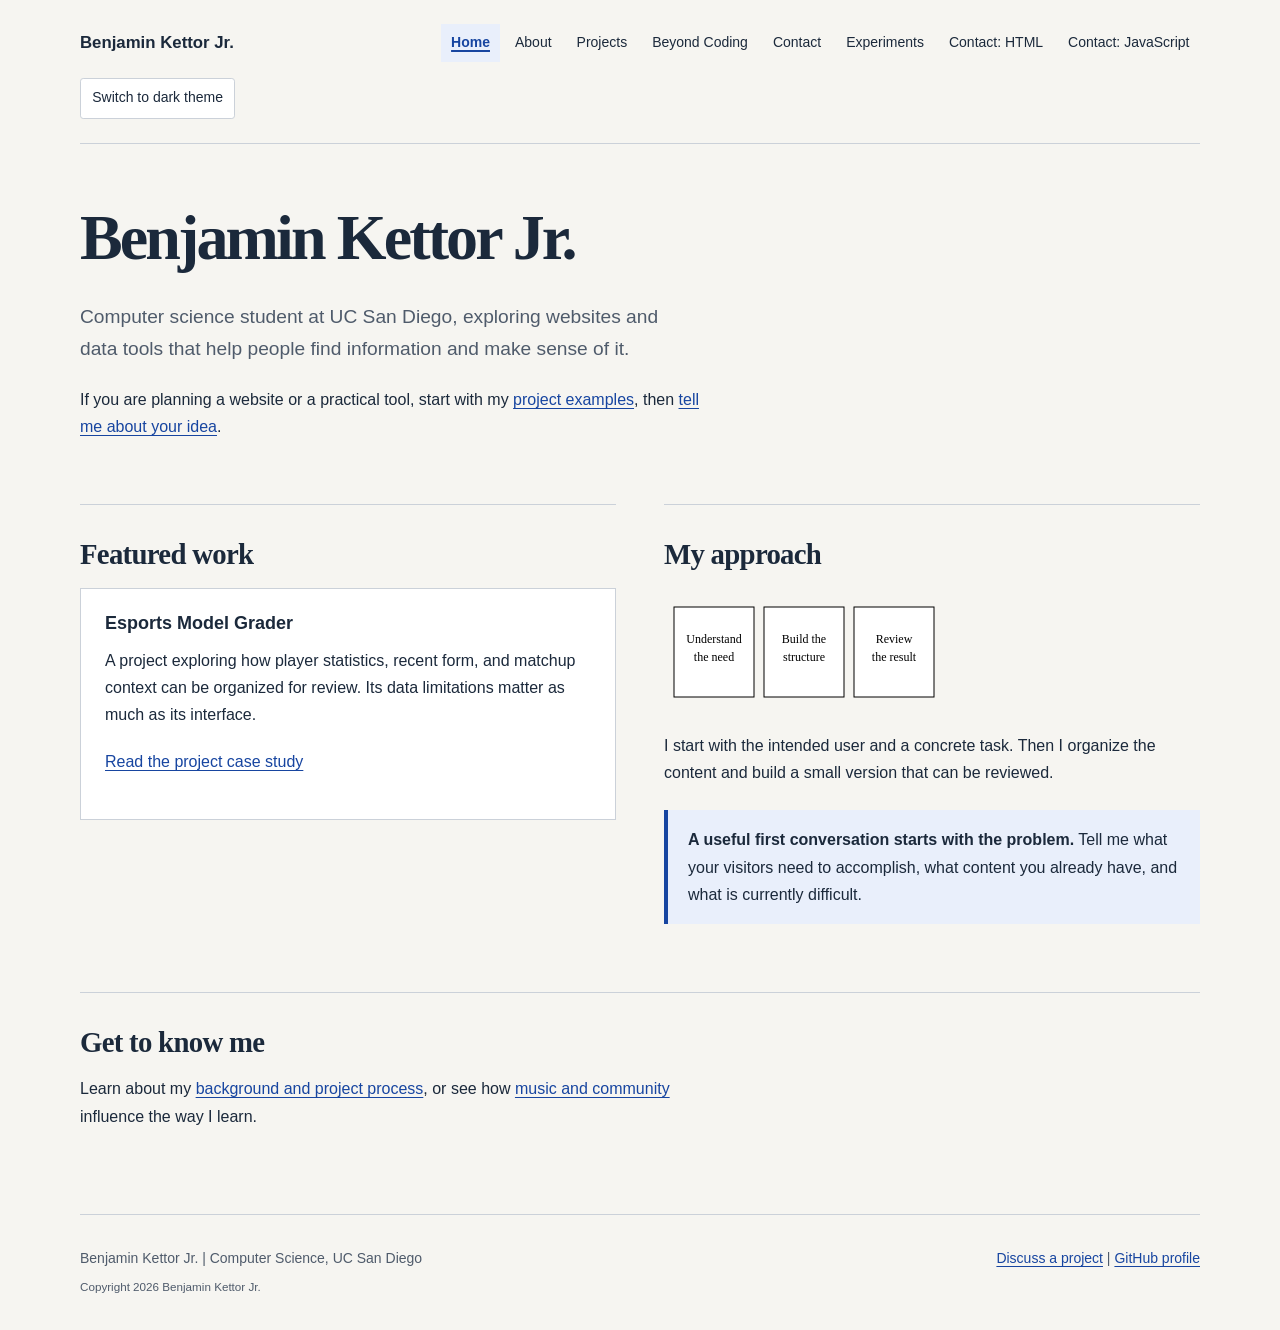
<file: index.html>
<!DOCTYPE html>
<html lang="en">
<head>
  <meta charset="utf-8">
  <meta name="viewport" content="width=device-width, initial-scale=1">
  <meta name="description" content="Home - Benjamin Kettor Jr., UC San Diego computer science student building websites and data tools.">
  <title>Home | Benjamin Kettor Jr.</title>
  <link rel="icon" href="assets/favicon.svg" type="image/svg+xml">
  <link rel="stylesheet" href="assets/styles.css">
  <script src="assets/theme.js" defer></script>
</head>
<body class="home-page">
  <a class="skip-link" href="#main">Skip to main content</a>
  <header>
    <p><a href="index.html">Benjamin Kettor Jr.</a></p>
    <nav aria-label="Main navigation">
      <ul>
        <li><a href="index.html" aria-current="page">Home</a></li>
        <li><a href="about.html">About</a></li>
        <li><a href="projects.html">Projects</a></li>
        <li><a href="beyond-coding.html">Beyond Coding</a></li>
        <li><a href="contact.html">Contact</a></li>
        <li><a href="experiments.html">Experiments</a></li>
        <li><a href="form-no-js.html">Contact: HTML</a></li>
        <li><a href="form-with-js.html">Contact: JavaScript</a></li>
      </ul>
    </nav>
    <button class="theme-toggle" type="button" hidden>Switch to dark theme</button>
  </header>
  <main id="main">
    <h1>Benjamin Kettor Jr.</h1>
    <p>Computer science student at UC San Diego, exploring websites and data tools that help people find information and make sense of it.</p>
    <p>If you are planning a website or a practical tool, start with my <a href="projects.html">project examples</a>, then <a href="contact.html">tell me about your idea</a>.</p>
    <section aria-labelledby="featured-heading">
      <h2 id="featured-heading">Featured work</h2>
      <article>
        <h3>Esports Model Grader</h3>
        <p>A project exploring how player statistics, recent form, and matchup context can be organized for review. Its data limitations matter as much as its interface.</p>
        <p><a href="projects.html#esports">Read the project case study</a></p>
      </article>
    </section>
    <section aria-labelledby="approach-heading">
      <h2 id="approach-heading">My approach</h2>
      <div>
        <picture>
          <source media="(min-width: 640px)" srcset="assets/project-process.svg" type="image/svg+xml">
          <img src="assets/project-process.svg" alt="Understand the need, build the structure, and review the result." width="280" height="120">
        </picture>
        <p>I start with the intended user and a concrete task. Then I organize the content and build a small version that can be reviewed.</p>
      </div>
      <ben-note role="note"><p><strong>A useful first conversation starts with the problem.</strong> Tell me what your visitors need to accomplish, what content you already have, and what is currently difficult.</p></ben-note>
    </section>
    <section aria-labelledby="next-heading">
      <h2 id="next-heading">Get to know me</h2>
      <p>Learn about my <a href="about.html">background and project process</a>, or see how <a href="beyond-coding.html">music and community</a> influence the way I learn.</p>
    </section>
  </main>
  <footer>
    <p>Benjamin Kettor Jr. | Computer Science, UC San Diego</p>
    <p><a href="contact.html">Discuss a project</a> | <a href="https://github.com/bkj05">GitHub profile</a></p>
    <p><small>Copyright 2026 Benjamin Kettor Jr.</small></p>
  </footer>
</body>
</html>
</file>
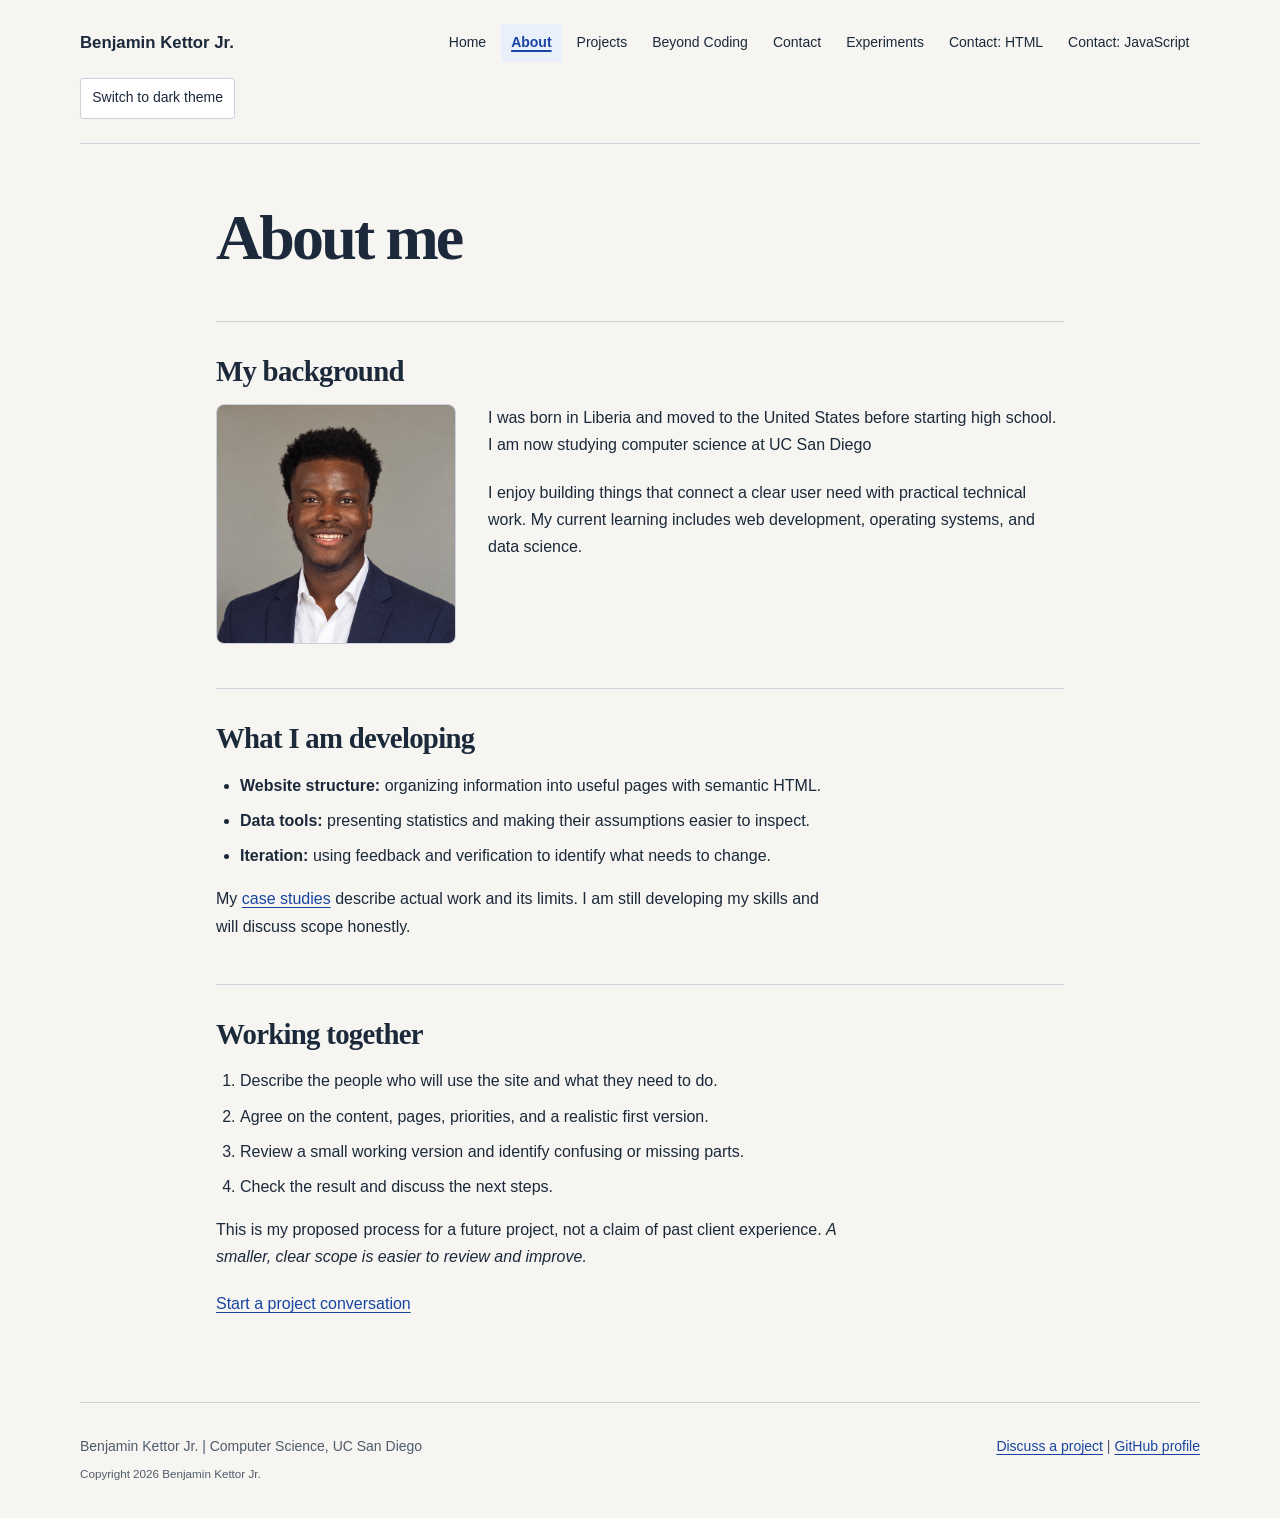
<file: about.html>
<!DOCTYPE html>
<html lang="en">
<head>
  <meta charset="utf-8">
  <meta name="viewport" content="width=device-width, initial-scale=1">
  <meta name="description" content="About - Benjamin Kettor Jr., UC San Diego computer science student building websites and data tools.">
  <title>About | Benjamin Kettor Jr.</title>
  <link rel="icon" href="assets/favicon.svg" type="image/svg+xml">
  <link rel="stylesheet" href="assets/styles.css">

  <script src="assets/theme.js" defer></script>
</head>
<body class="about-page">
  <a class="skip-link" href="#main">Skip to main content</a>
  <header>
    <p><a href="index.html">Benjamin Kettor Jr.</a></p>
    <nav aria-label="Main navigation">
      <ul>
        <li><a href="index.html">Home</a></li>
        <li><a href="about.html" aria-current="page">About</a></li>
        <li><a href="projects.html">Projects</a></li>
        <li><a href="beyond-coding.html">Beyond Coding</a></li>
        <li><a href="contact.html">Contact</a></li>
        <li><a href="experiments.html">Experiments</a></li>
        <li><a href="form-no-js.html">Contact: HTML</a></li>
        <li><a href="form-with-js.html">Contact: JavaScript</a></li>
      </ul>
    </nav>
    <button class="theme-toggle" type="button" hidden>Switch to dark theme</button>
  </header>
  <main id="main">
    <h1>About me</h1>
    <section aria-labelledby="background-heading">
      <h2 id="background-heading">My background</h2>
      <div class="about-intro">
        <img class="profile-photo" src="assets/ben-kettor.jpeg" alt="Portrait of Benjamin Kettor Jr." width="1254" height="1254" decoding="async">
        <div>
          <p>I was born in Liberia and moved to the United States before starting high school. I am now studying computer science at UC San Diego</p>
          <p>I enjoy building things that connect a clear user need with practical technical work. My current learning includes web development, operating systems, and data science.</p>
        </div>
      </div>
    </section>
    <section aria-labelledby="capabilities-heading">
      <h2 id="capabilities-heading">What I am developing</h2>
      <ul>
        <li><b>Website structure:</b> organizing information into useful pages with semantic HTML.</li>
        <li><b>Data tools:</b> presenting statistics and making their assumptions easier to inspect.</li>
        <li><b>Iteration:</b> using feedback and verification to identify what needs to change.</li>
      </ul>
      <p>My <a href="projects.html">case studies</a> describe actual work and its limits. I am still developing my skills and will discuss scope honestly.</p>
    </section>
    <section aria-labelledby="process-heading">
      <h2 id="process-heading">Working together</h2>
      <ol>
        <li>Describe the people who will use the site and what they need to do.</li>
        <li>Agree on the content, pages, priorities, and a realistic first version.</li>
        <li>Review a small working version and identify confusing or missing parts.</li>
        <li>Check the result and discuss the next steps.</li>
      </ol>
      <p>This is my proposed process for a future project, not a claim of past client experience. <em>A smaller, clear scope is easier to review and improve.</em></p>
      <p><a href="contact.html">Start a project conversation</a></p>
    </section>
  </main>
  <footer>
    <p>Benjamin Kettor Jr. | Computer Science, UC San Diego</p>
    <p><a href="contact.html">Discuss a project</a> | <a href="https://github.com/bkj05">GitHub profile</a></p>
    <p><small>Copyright 2026 Benjamin Kettor Jr.</small></p>
  </footer>
</body>
</html>
</file>
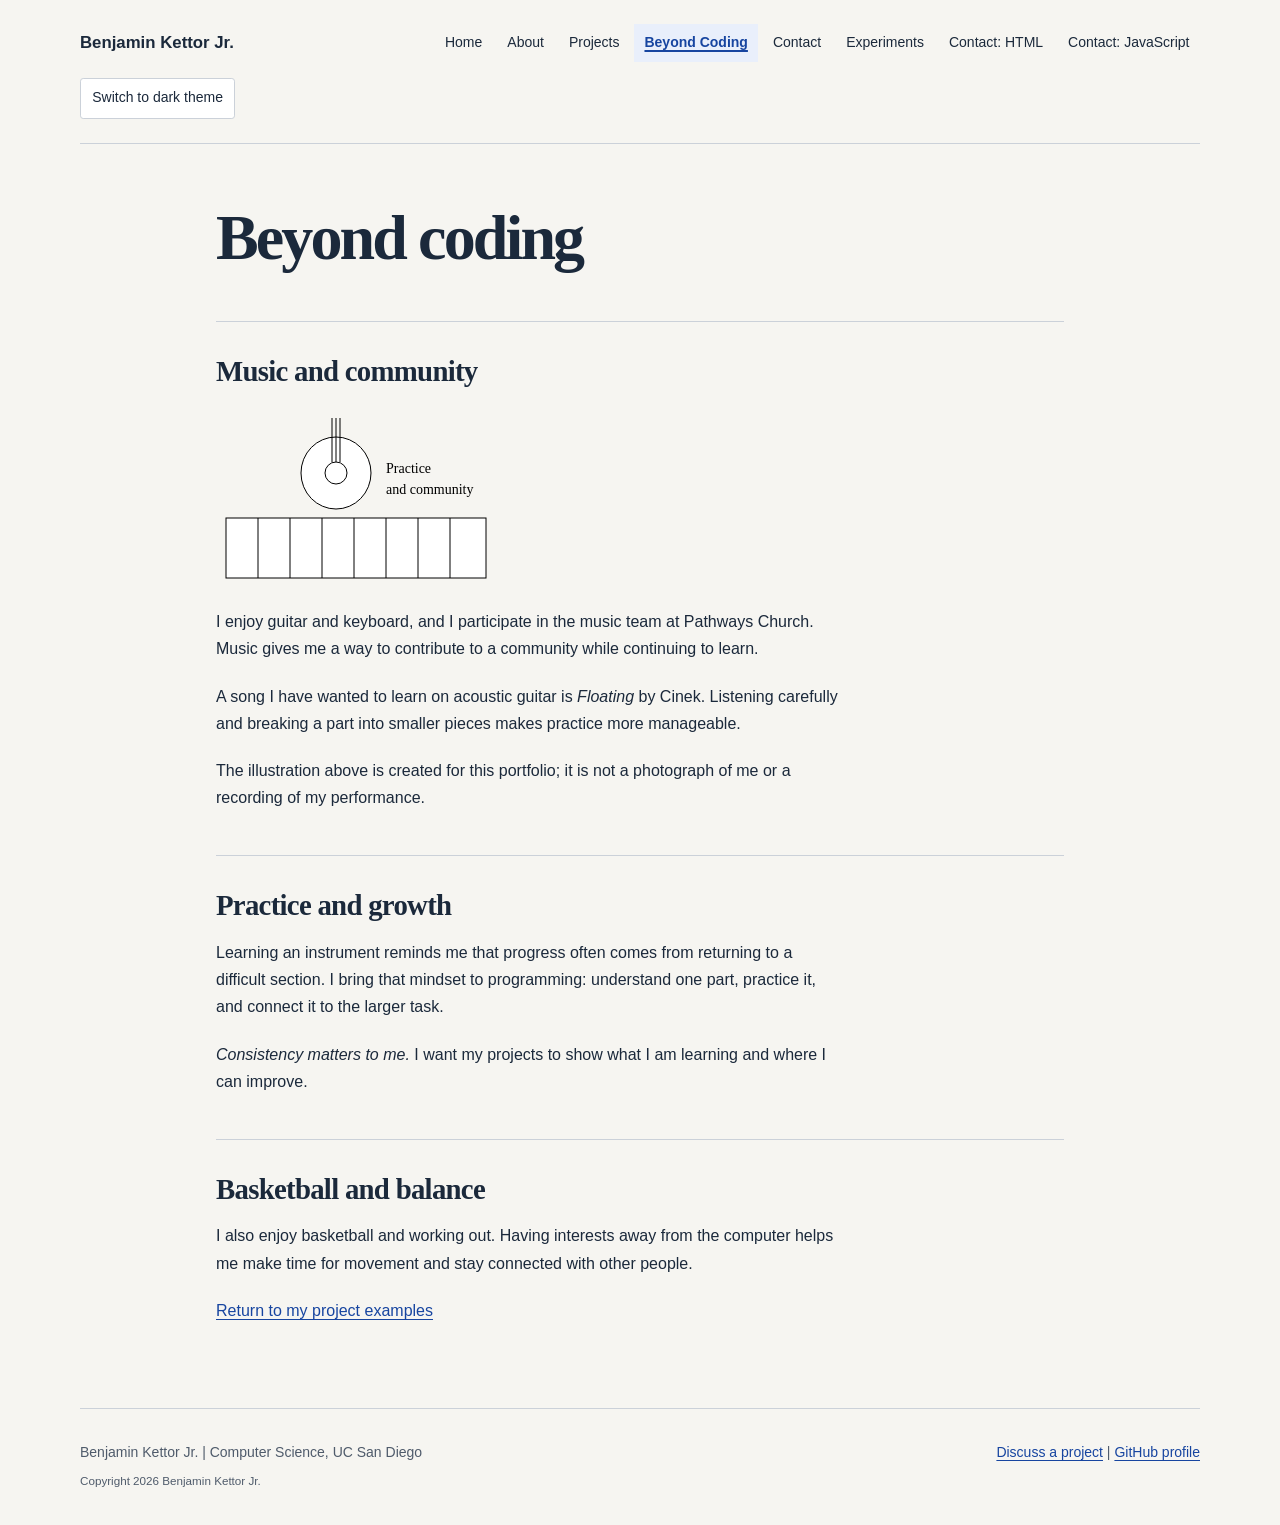
<file: beyond-coding.html>
<!DOCTYPE html>
<html lang="en">
<head>
  <meta charset="utf-8">
  <meta name="viewport" content="width=device-width, initial-scale=1">
  <meta name="description" content="Beyond Coding - Benjamin Kettor Jr., UC San Diego computer science student building websites and data tools.">
  <title>Beyond Coding | Benjamin Kettor Jr.</title>
  <link rel="icon" href="assets/favicon.svg" type="image/svg+xml">
  <link rel="stylesheet" href="assets/styles.css">

  <script src="assets/theme.js" defer></script>
</head>
<body class="beyond-page">
  <a class="skip-link" href="#main">Skip to main content</a>
  <header>
    <p><a href="index.html">Benjamin Kettor Jr.</a></p>
    <nav aria-label="Main navigation">
      <ul>
        <li><a href="index.html">Home</a></li>
        <li><a href="about.html">About</a></li>
        <li><a href="projects.html">Projects</a></li>
        <li><a href="beyond-coding.html" aria-current="page">Beyond Coding</a></li>
        <li><a href="contact.html">Contact</a></li>
        <li><a href="experiments.html">Experiments</a></li>
        <li><a href="form-no-js.html">Contact: HTML</a></li>
        <li><a href="form-with-js.html">Contact: JavaScript</a></li>
      </ul>
    </nav>
    <button class="theme-toggle" type="button" hidden>Switch to dark theme</button>
  </header>
  <main id="main">
    <h1>Beyond coding</h1>
    <section id="music" aria-labelledby="music-heading">
      <h2 id="music-heading">Music and community</h2>
      <img src="assets/music.svg" alt="Original line illustration of a guitar above a keyboard, with the words practice and community." width="280" height="180">
      <p>I enjoy guitar and keyboard, and I participate in the music team at Pathways Church. Music gives me a way to contribute to a community while continuing to learn.</p>
      <p>A song I have wanted to learn on acoustic guitar is <i>Floating</i> by Cinek. Listening carefully and breaking a part into smaller pieces makes practice more manageable.</p>
      <p>The illustration above is created for this portfolio; it is not a photograph of me or a recording of my performance.</p>
    </section>
    <section aria-labelledby="practice-heading">
      <h2 id="practice-heading">Practice and growth</h2>
      <p>Learning an instrument reminds me that progress often comes from returning to a difficult section. I bring that mindset to programming: understand one part, practice it, and connect it to the larger task.</p>
      <p><em>Consistency matters to me.</em> I want my projects to show what I am learning and where I can improve.</p>
    </section>
    <section aria-labelledby="balance-heading">
      <h2 id="balance-heading">Basketball and balance</h2>
      <p>I also enjoy basketball and working out. Having interests away from the computer helps me make time for movement and stay connected with other people.</p>
      <p><a href="projects.html">Return to my project examples</a></p>
    </section>
  </main>
  <footer>
    <p>Benjamin Kettor Jr. | Computer Science, UC San Diego</p>
    <p><a href="contact.html">Discuss a project</a> | <a href="https://github.com/bkj05">GitHub profile</a></p>
    <p><small>Copyright 2026 Benjamin Kettor Jr.</small></p>
  </footer>
</body>
</html>
</file>
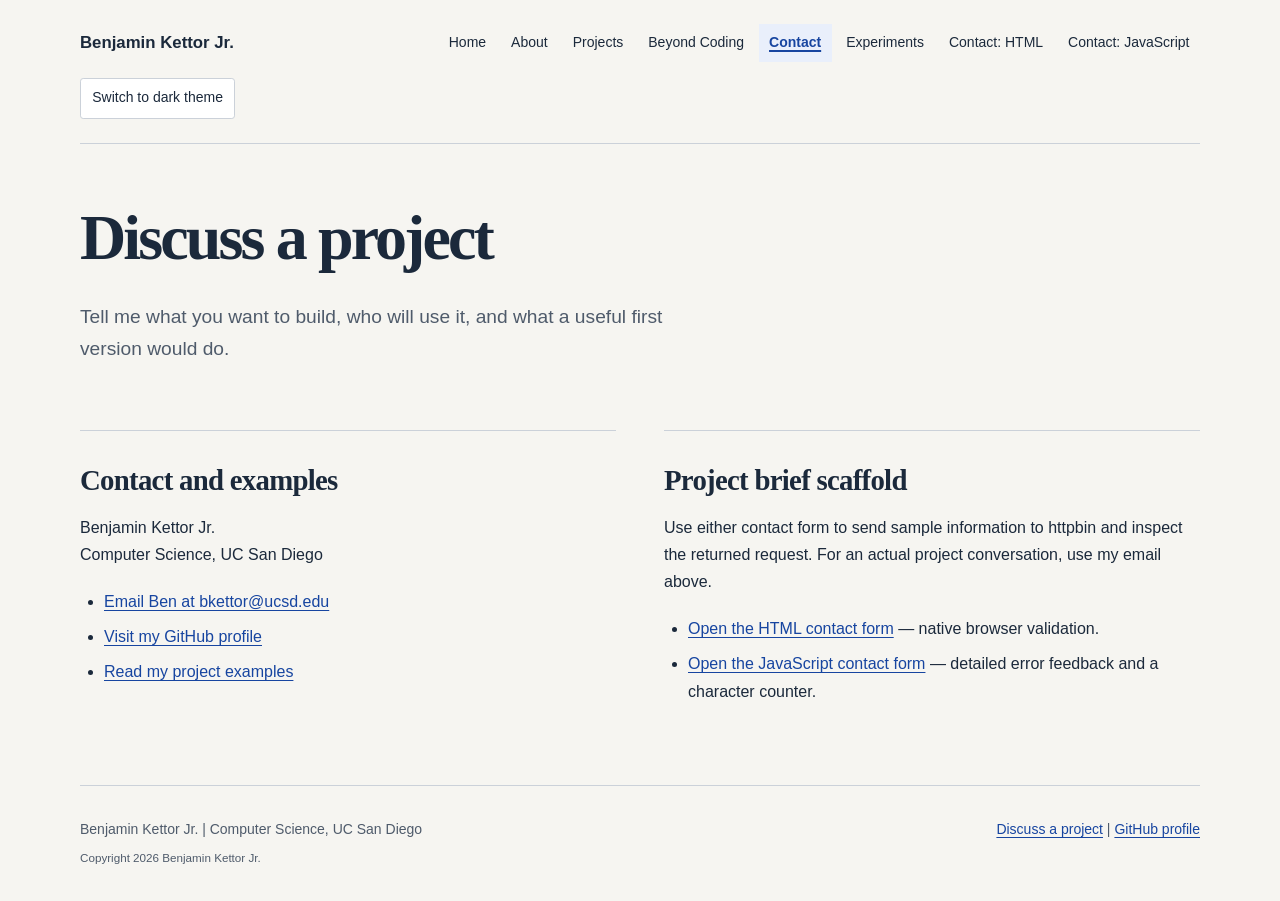
<file: contact.html>
<!DOCTYPE html>
<html lang="en">
<head>
  <meta charset="utf-8">
  <meta name="viewport" content="width=device-width, initial-scale=1">
  <meta name="description" content="Contact - Benjamin Kettor Jr., UC San Diego computer science student building websites and data tools.">
  <title>Contact | Benjamin Kettor Jr.</title>
  <link rel="icon" href="assets/favicon.svg" type="image/svg+xml">
  <link rel="stylesheet" href="assets/styles.css">

  <script src="assets/theme.js" defer></script>
</head>
<body class="contact-page">
  <a class="skip-link" href="#main">Skip to main content</a>
  <header>
    <p><a href="index.html">Benjamin Kettor Jr.</a></p>
    <nav aria-label="Main navigation">
      <ul>
        <li><a href="index.html">Home</a></li>
        <li><a href="about.html">About</a></li>
        <li><a href="projects.html">Projects</a></li>
        <li><a href="beyond-coding.html">Beyond Coding</a></li>
        <li><a href="contact.html" aria-current="page">Contact</a></li>
        <li><a href="experiments.html">Experiments</a></li>
        <li><a href="form-no-js.html">Contact: HTML</a></li>
        <li><a href="form-with-js.html">Contact: JavaScript</a></li>
      </ul>
    </nav>
    <button class="theme-toggle" type="button" hidden>Switch to dark theme</button>
  </header>
  <main id="main">
    <h1>Discuss a project</h1>
    <p>Tell me what you want to build, who will use it, and what a useful first version would do.</p>
    <section aria-labelledby="links-heading">
      <h2 id="links-heading">Contact and examples</h2>
      <p>Benjamin Kettor Jr.<br>Computer Science, UC San Diego</p>
      <ul>
        <li><a href="mailto:bkettor@ucsd.edu">Email Ben at bkettor@ucsd.edu</a></li>
        <li><a href="https://github.com/bkj05">Visit my GitHub profile</a></li>
        <li><a href="projects.html">Read my project examples</a></li>
      </ul>
    </section>
    <section aria-labelledby="brief-heading">
      <h2 id="brief-heading">Project brief scaffold</h2>
      <p>Use either contact form to send sample information to httpbin and inspect the returned request. For an actual project conversation, use my email above.</p>
      <ul>
        <li><a href="form-no-js.html">Open the HTML contact form</a> — native browser validation.</li>
        <li><a href="form-with-js.html">Open the JavaScript contact form</a> — detailed error feedback and a character counter.</li>
      </ul>
    </section>
  </main>
  <footer>
    <p>Benjamin Kettor Jr. | Computer Science, UC San Diego</p>
    <p><a href="contact.html">Discuss a project</a> | <a href="https://github.com/bkj05">GitHub profile</a></p>
    <p><small>Copyright 2026 Benjamin Kettor Jr.</small></p>
  </footer>
</body>
</html>
</file>
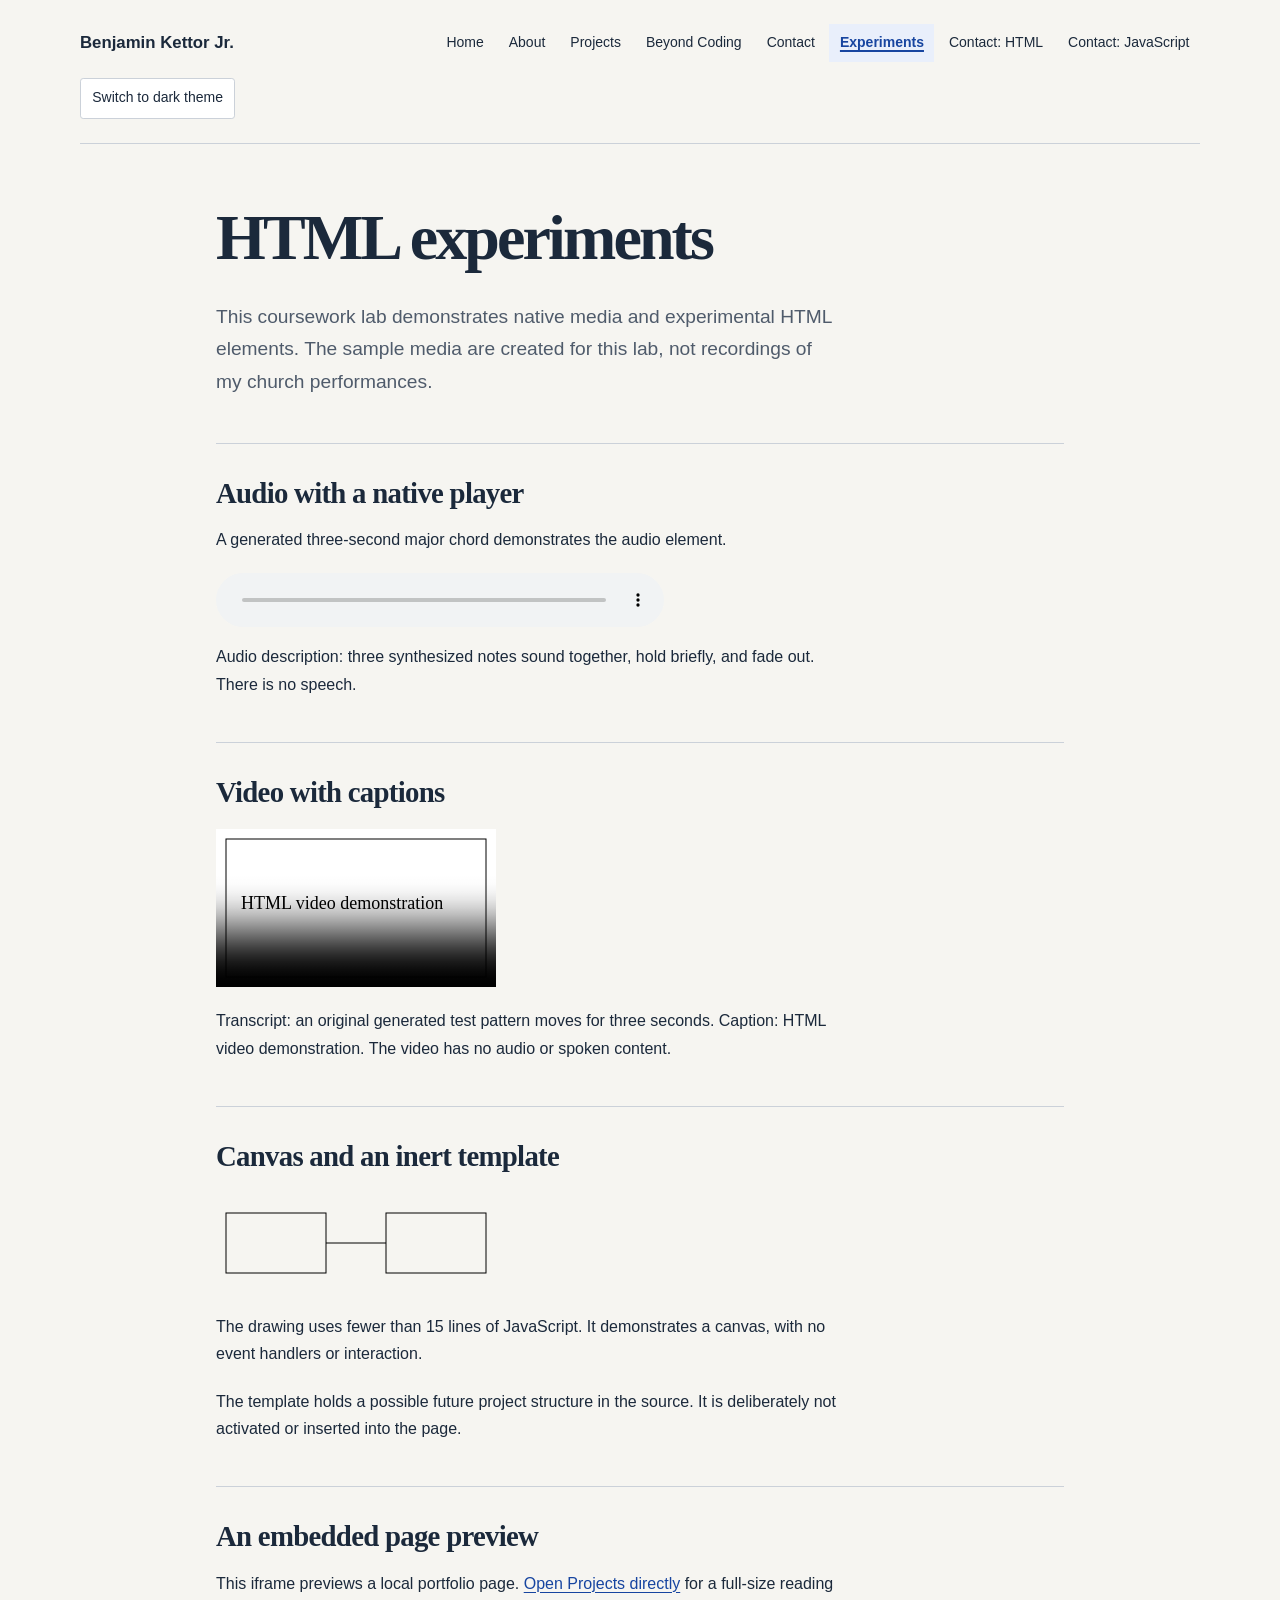
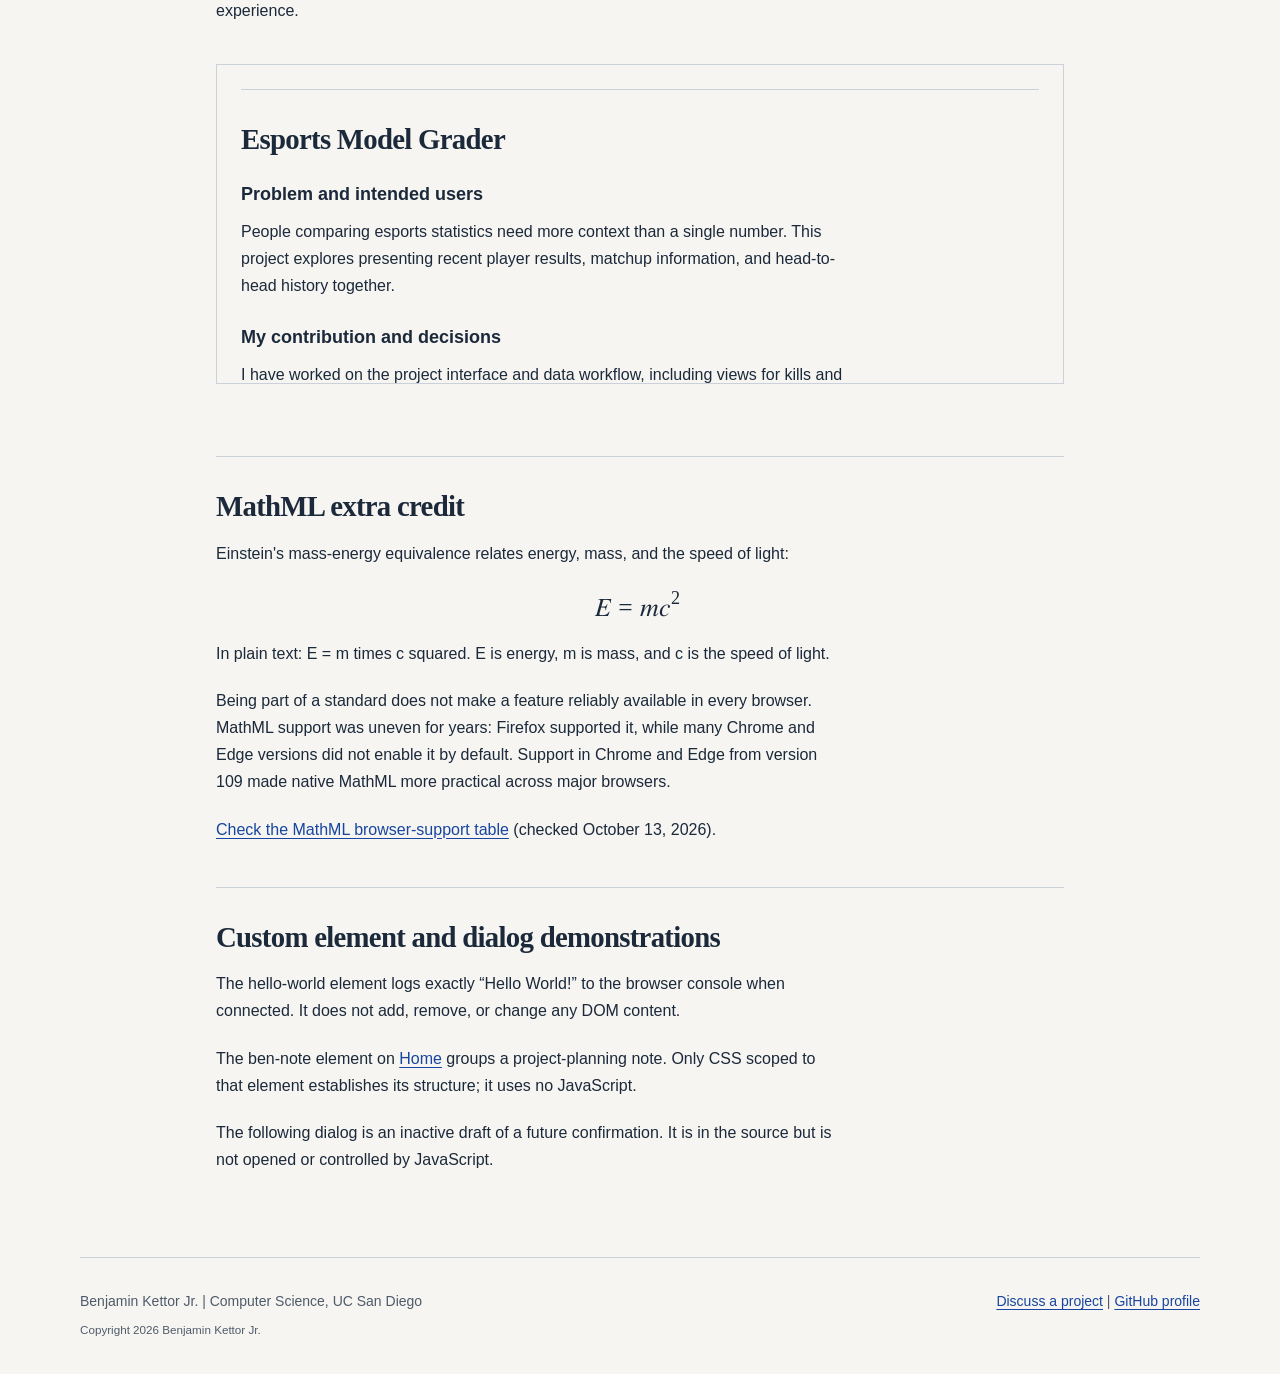
<file: experiments.html>
<!DOCTYPE html>
<html lang="en">
<head>
  <meta charset="utf-8">
  <meta name="viewport" content="width=device-width, initial-scale=1">
  <meta name="description" content="HTML Experiments - Benjamin Kettor Jr., UC San Diego computer science student building websites and data tools.">
  <title>HTML Experiments | Benjamin Kettor Jr.</title>
  <link rel="icon" href="assets/favicon.svg" type="image/svg+xml">
  <link rel="stylesheet" href="assets/styles.css">
  <script src="assets/hello-world.js" defer></script>
  <script src="assets/canvas.js" defer></script>
  <script src="assets/theme.js" defer></script>
</head>
<body class="experiments-page">
  <a class="skip-link" href="#main">Skip to main content</a>
  <header>
    <p><a href="index.html">Benjamin Kettor Jr.</a></p>
    <nav aria-label="Main navigation">
      <ul>
        <li><a href="index.html">Home</a></li>
        <li><a href="about.html">About</a></li>
        <li><a href="projects.html">Projects</a></li>
        <li><a href="beyond-coding.html">Beyond Coding</a></li>
        <li><a href="contact.html">Contact</a></li>
        <li><a href="experiments.html" aria-current="page">Experiments</a></li>
        <li><a href="form-no-js.html">Contact: HTML</a></li>
        <li><a href="form-with-js.html">Contact: JavaScript</a></li>
      </ul>
    </nav>
    <button class="theme-toggle" type="button" hidden>Switch to dark theme</button>
  </header>
  <main id="main">
    <h1>HTML experiments</h1>
    <p>This coursework lab demonstrates native media and experimental HTML elements. The sample media are created for this lab, not recordings of my church performances.</p>
    <noscript><p>JavaScript is off. The portfolio still works. The canvas drawing and console greeting are the only demonstrations that need it.</p></noscript>
    <section aria-labelledby="audio-heading">
      <h2 id="audio-heading">Audio with a native player</h2>
      <p>A generated three-second major chord demonstrates the audio element.</p>
      <audio controls preload="none">
        <source src="assets/chord.wav" type="audio/wav">
        Your browser cannot play this audio. <a href="assets/chord.wav">Download the chord sample</a>.
      </audio>
      <p>Audio description: three synthesized notes sound together, hold briefly, and fade out. There is no speech.</p>
    </section>
    <section aria-labelledby="video-heading">
      <h2 id="video-heading">Video with captions</h2>
      <video controls preload="none" width="280" height="158" poster="assets/video-poster.svg">
        <source src="assets/demo.mp4" type="video/mp4">
        <track kind="captions" src="assets/demo.vtt" srclang="en" label="English" default>
        Your browser cannot play this video. <a href="assets/demo.mp4">Download the video sample</a>.
      </video>
      <p>Transcript: an original generated test pattern moves for three seconds. Caption: HTML video demonstration. The video has no audio or spoken content.</p>
    </section>
    <section aria-labelledby="canvas-heading">
      <h2 id="canvas-heading">Canvas and an inert template</h2>
      <canvas id="practice-canvas" width="280" height="100" aria-label="Two outlined rectangles connected by a line">Two outlined rectangles connected by a line.</canvas>
      <p>The drawing uses fewer than 15 lines of JavaScript. It demonstrates a canvas, with no event handlers or interaction.</p>
      <template id="future-project-card">
        <article><h3>Future project title</h3><p>Problem, contribution, evidence, and limits.</p></article>
      </template>
      <p>The template holds a possible future project structure in the source. It is deliberately not activated or inserted into the page.</p>
    </section>
    <section aria-labelledby="embed-heading">
      <h2 id="embed-heading">An embedded page preview</h2>
      <p>This iframe previews a local portfolio page. <a href="projects.html">Open Projects directly</a> for a full-size reading experience.</p>
      <iframe src="projects.html#esports" title="Preview of Ben's Projects page" width="280" height="200" loading="lazy"></iframe>
    </section>
    <section aria-labelledby="math-heading">
      <h2 id="math-heading">MathML extra credit</h2>
      <p>Einstein's mass-energy equivalence relates energy, mass, and the speed of light:</p>
      <math xmlns="http://www.w3.org/1998/Math/MathML" display="block">
        <mrow><mi>E</mi><mo>=</mo><mi>m</mi><msup><mi>c</mi><mn>2</mn></msup></mrow>
      </math>
      <p>In plain text: E = m times c squared. E is energy, m is mass, and c is the speed of light.</p>
      <p>Being part of a standard does not make a feature reliably available in every browser. MathML support was uneven for years: Firefox supported it, while many Chrome and Edge versions did not enable it by default. Support in Chrome and Edge from version 109 made native MathML more practical across major browsers.</p>
      <p><a href="https://caniuse.com/mathml">Check the MathML browser-support table</a> (checked October 13, 2026).</p>
    </section>
    <section aria-labelledby="custom-heading">
      <h2 id="custom-heading">Custom element and dialog demonstrations</h2>
      <hello-world></hello-world>
      <p>The hello-world element logs exactly <q>Hello World!</q> to the browser console when connected. It does not add, remove, or change any DOM content.</p>
      <p>The ben-note element on <a href="index.html#approach-heading">Home</a> groups a project-planning note. Only CSS scoped to that element establishes its structure; it uses no JavaScript.</p>
      <p>The following dialog is an inactive draft of a future confirmation. It is in the source but is not opened or controlled by JavaScript.</p>
      <dialog aria-labelledby="confirmation-heading">
        <h3 id="confirmation-heading">Project inquiry confirmation draft</h3>
        <p>A connected form could show a confirmation here after a successful submission.</p>
        <p>This homework form is not connected, so no message has been sent.</p>
      </dialog>
    </section>
  </main>
  <footer>
    <p>Benjamin Kettor Jr. | Computer Science, UC San Diego</p>
    <p><a href="contact.html">Discuss a project</a> | <a href="https://github.com/bkj05">GitHub profile</a></p>
    <p><small>Copyright 2026 Benjamin Kettor Jr.</small></p>
  </footer>
</body>
</html>
</file>
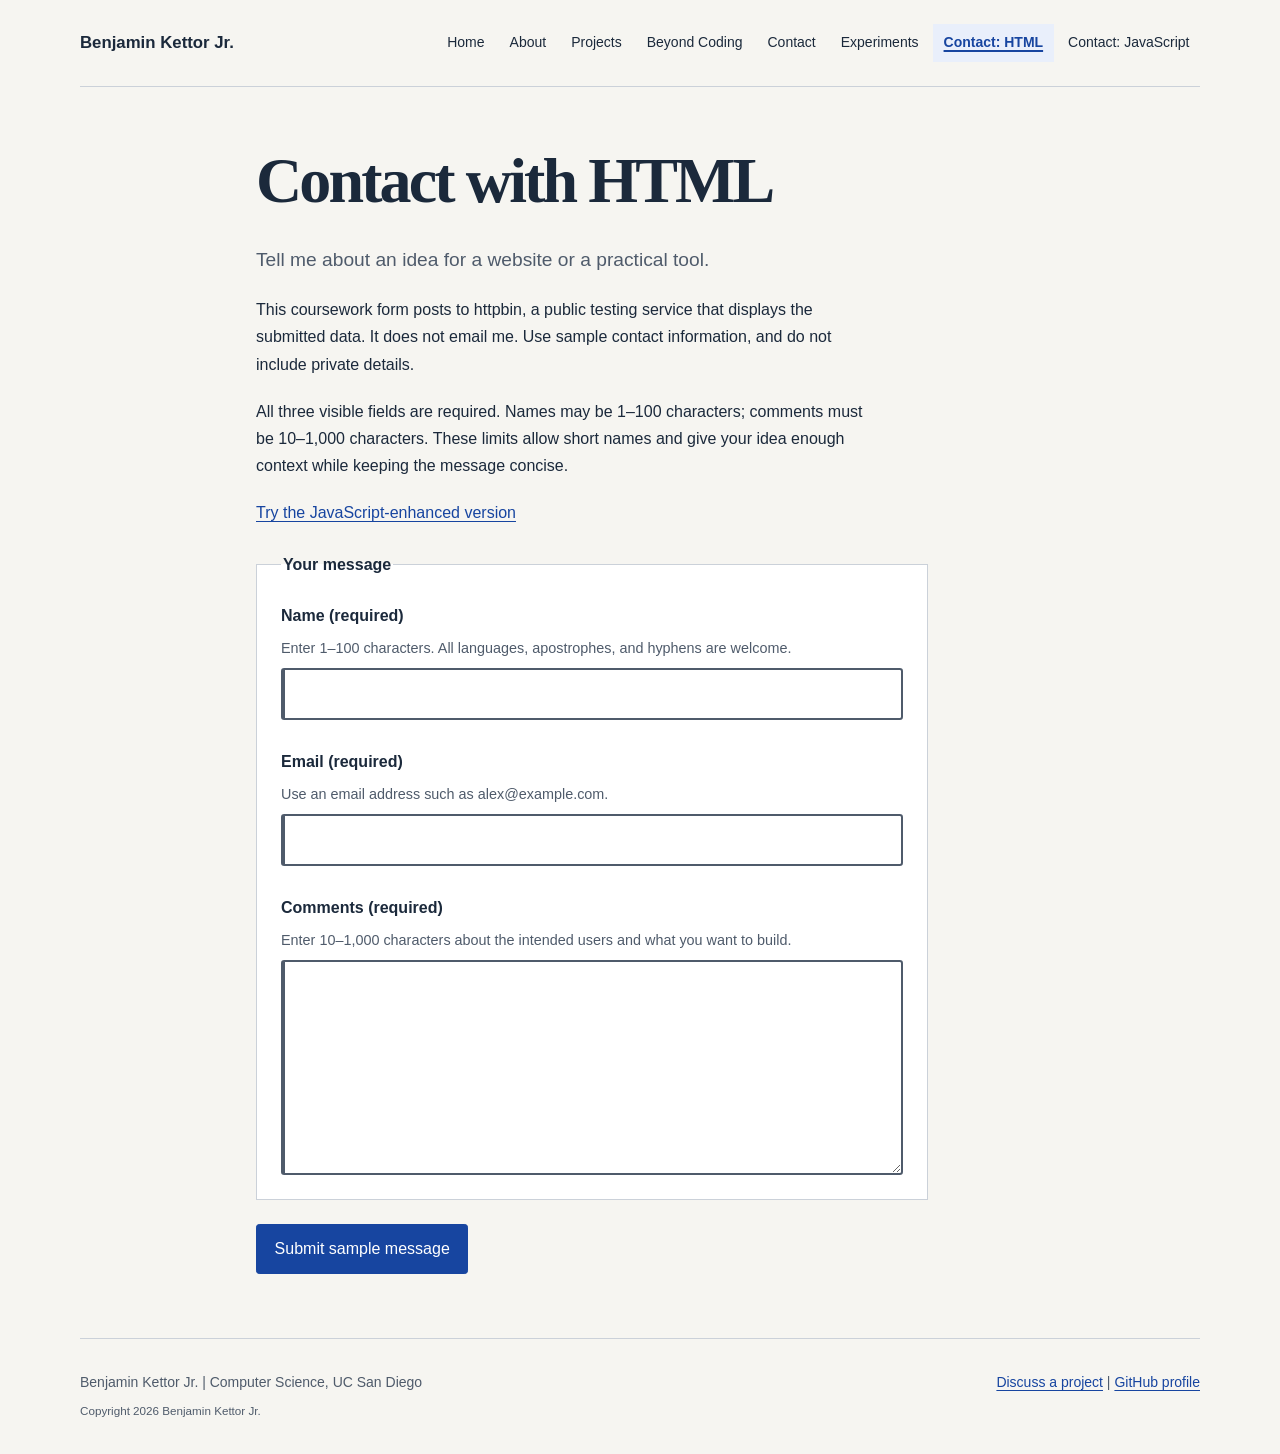
<file: form-no-js.html>
<!DOCTYPE html>
<html lang="en">
<head>
  <meta charset="utf-8">
  <meta name="viewport" content="width=device-width, initial-scale=1">
  <meta name="description" content="Contact - Benjamin Kettor Jr., UC San Diego computer science student building websites and data tools.">
  <title>Contact with HTML | Benjamin Kettor Jr.</title>
  <link rel="icon" href="assets/favicon.svg" type="image/svg+xml">
  <link rel="stylesheet" href="assets/styles.css">
</head>
<body class="form-page">
  <a class="skip-link" href="#main">Skip to main content</a>
  <header>
    <p><a href="index.html">Benjamin Kettor Jr.</a></p>
    <nav aria-label="Main navigation">
      <ul>
        <li><a href="index.html">Home</a></li>
        <li><a href="about.html">About</a></li>
        <li><a href="projects.html">Projects</a></li>
        <li><a href="beyond-coding.html">Beyond Coding</a></li>
        <li><a href="contact.html">Contact</a></li>
        <li><a href="experiments.html">Experiments</a></li>
        <li><a href="form-no-js.html" aria-current="page">Contact: HTML</a></li>
        <li><a href="form-with-js.html">Contact: JavaScript</a></li>
      </ul>
    </nav>
  </header>
  <main id="main">
    <h1>Contact with HTML</h1>
    <p>Tell me about an idea for a website or a practical tool.</p>
    <p>This coursework form posts to httpbin, a public testing service that displays the submitted data. It does not email me. Use sample contact information, and do not include private details.</p>
    <p>All three visible fields are required. Names may be 1–100 characters; comments must be 10–1,000 characters. These limits allow short names and give your idea enough context while keeping the message concise.</p>
    <p><a href="form-with-js.html">Try the JavaScript-enhanced version</a></p>
    <form id="contact-form" class="inquiry-form" action="https://httpbin.org/post" method="post">
      <fieldset>
        <legend>Your message</legend>
        <div class="form-field">
          <label for="name">Name (required)</label>
          <p id="name-help" class="field-help">Enter 1–100 characters. All languages, apostrophes, and hyphens are welcome.</p>
          <input type="text" id="name" name="name" autocomplete="name" required minlength="1" maxlength="100" aria-describedby="name-help">
        </div>
        <div class="form-field">
          <label for="email">Email (required)</label>
          <p id="email-help" class="field-help">Use an email address such as alex@example.com.</p>
          <input type="email" id="email" name="email" autocomplete="email" required aria-describedby="email-help">
        </div>
        <div class="form-field">
          <label for="comments">Comments (required)</label>
          <p id="comments-help" class="field-help">Enter 10–1,000 characters about the intended users and what you want to build.</p>
          <textarea id="comments" name="comments" rows="7" required minlength="10" maxlength="1000" aria-describedby="comments-help"></textarea>
        </div>
      </fieldset>
      <input type="hidden" name="possible_bot" value="true">
      <button type="submit">Submit sample message</button>
    </form>
  </main>
  <footer>
    <p>Benjamin Kettor Jr. | Computer Science, UC San Diego</p>
    <p><a href="contact.html">Discuss a project</a> | <a href="https://github.com/bkj05">GitHub profile</a></p>
    <p><small>Copyright 2026 Benjamin Kettor Jr.</small></p>
  </footer>
</body>
</html>
</file>
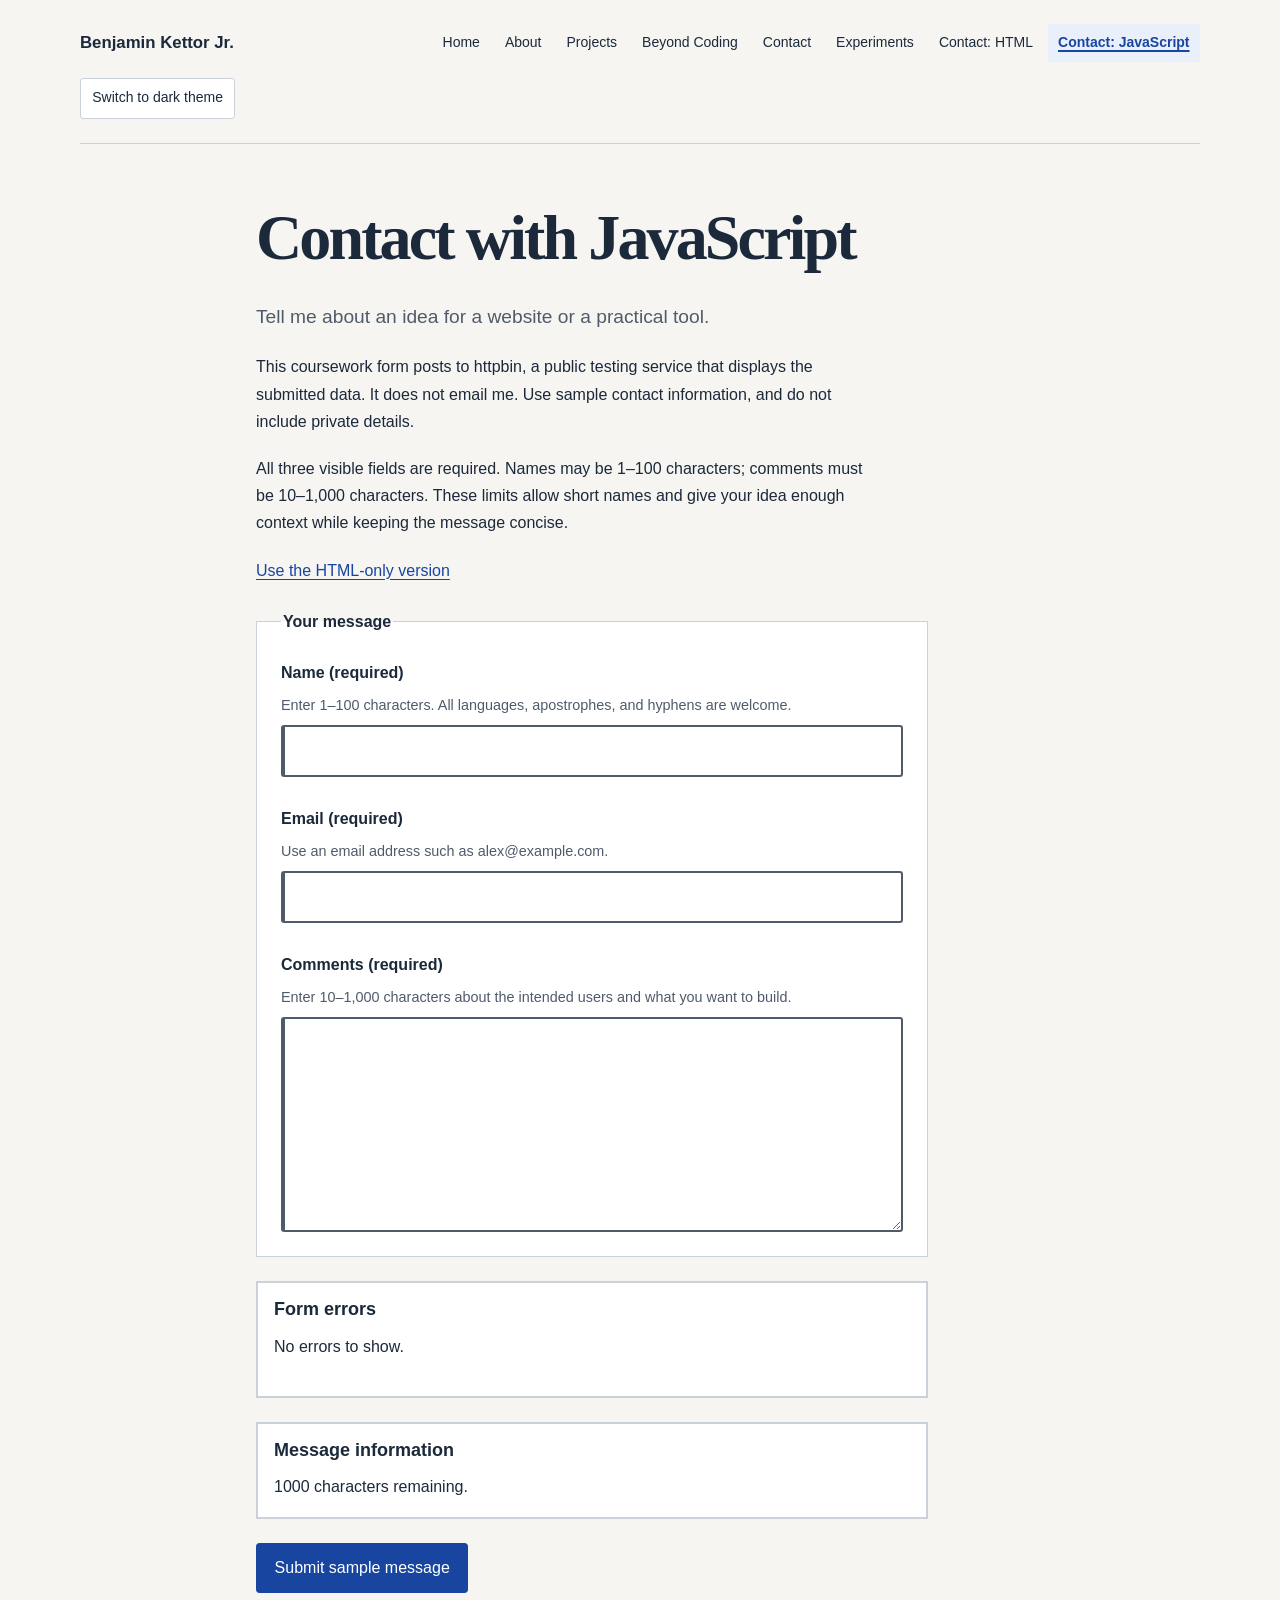
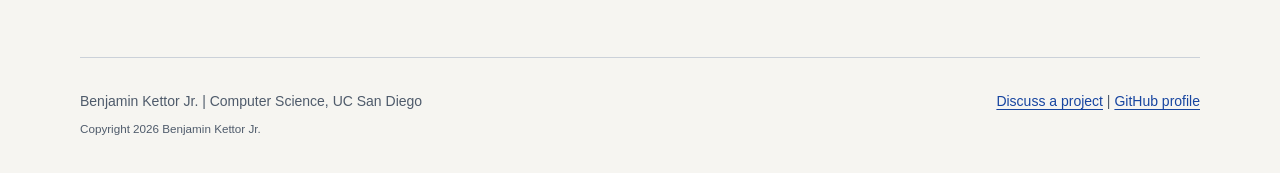
<file: form-with-js.html>
<!DOCTYPE html>
<html lang="en">
<head>
  <meta charset="utf-8">
  <meta name="viewport" content="width=device-width, initial-scale=1">
  <meta name="description" content="Contact - Benjamin Kettor Jr., UC San Diego computer science student building websites and data tools.">
  <title>Contact with JavaScript | Benjamin Kettor Jr.</title>
  <link rel="icon" href="assets/favicon.svg" type="image/svg+xml">
  <link rel="stylesheet" href="assets/styles.css">
  <script src="assets/theme.js" defer></script>
  <script src="form.js" defer></script>
</head>
<body class="form-page">
  <a class="skip-link" href="#main">Skip to main content</a>
  <header>
    <p><a href="index.html">Benjamin Kettor Jr.</a></p>
    <nav aria-label="Main navigation">
      <ul>
        <li><a href="index.html">Home</a></li>
        <li><a href="about.html">About</a></li>
        <li><a href="projects.html">Projects</a></li>
        <li><a href="beyond-coding.html">Beyond Coding</a></li>
        <li><a href="contact.html">Contact</a></li>
        <li><a href="experiments.html">Experiments</a></li>
        <li><a href="form-no-js.html">Contact: HTML</a></li>
        <li><a href="form-with-js.html" aria-current="page">Contact: JavaScript</a></li>
      </ul>
    </nav>
    <button class="theme-toggle" type="button" hidden>Switch to dark theme</button>
  </header>
  <main id="main">
    <h1>Contact with JavaScript</h1>
    <p>Tell me about an idea for a website or a practical tool.</p>
    <p>This coursework form posts to httpbin, a public testing service that displays the submitted data. It does not email me. Use sample contact information, and do not include private details.</p>
    <p>All three visible fields are required. Names may be 1–100 characters; comments must be 10–1,000 characters. These limits allow short names and give your idea enough context while keeping the message concise.</p>
    <p><a href="form-no-js.html">Use the HTML-only version</a></p>
    <form id="contact-form" class="inquiry-form" action="https://httpbin.org/post" method="post">
      <fieldset>
        <legend>Your message</legend>
        <div class="form-field">
          <label for="name">Name (required)</label>
          <p id="name-help" class="field-help">Enter 1–100 characters. All languages, apostrophes, and hyphens are welcome.</p>
          <input type="text" id="name" name="name" autocomplete="name" required minlength="1" maxlength="100" aria-describedby="name-help name-error">
        </div>
        <div class="form-field">
          <label for="email">Email (required)</label>
          <p id="email-help" class="field-help">Use an email address such as alex@example.com.</p>
          <input type="email" id="email" name="email" autocomplete="email" required aria-describedby="email-help email-error">
        </div>
        <div class="form-field">
          <label for="comments">Comments (required)</label>
          <p id="comments-help" class="field-help">Enter 10–1,000 characters about the intended users and what you want to build.</p>
          <textarea id="comments" name="comments" rows="7" required minlength="10" maxlength="1000" aria-describedby="comments-help comments-error comments-count"></textarea>
        </div>
      </fieldset>
      <input type="hidden" name="possible_bot" value="true">
      <input type="hidden" name="form-errors" id="form-errors" value="[]">
      <section id="form-error-area" class="feedback-area" aria-labelledby="errors-heading" aria-live="polite" aria-atomic="true" hidden>
        <h2 id="errors-heading">Form errors</h2>
        <ul>
          <li id="name-error" hidden></li>
          <li id="email-error" hidden></li>
          <li id="comments-error" hidden></li>
        </ul>
      </section>
      <section id="form-info" class="feedback-area" aria-labelledby="info-heading" hidden>
        <h2 id="info-heading">Message information</h2>
        <p id="comments-count" role="status" aria-live="polite" aria-atomic="true"></p>
      </section>
      <button type="submit">Submit sample message</button>
    </form>
  </main>
  <footer>
    <p>Benjamin Kettor Jr. | Computer Science, UC San Diego</p>
    <p><a href="contact.html">Discuss a project</a> | <a href="https://github.com/bkj05">GitHub profile</a></p>
    <p><small>Copyright 2026 Benjamin Kettor Jr.</small></p>
  </footer>
</body>
</html>
</file>
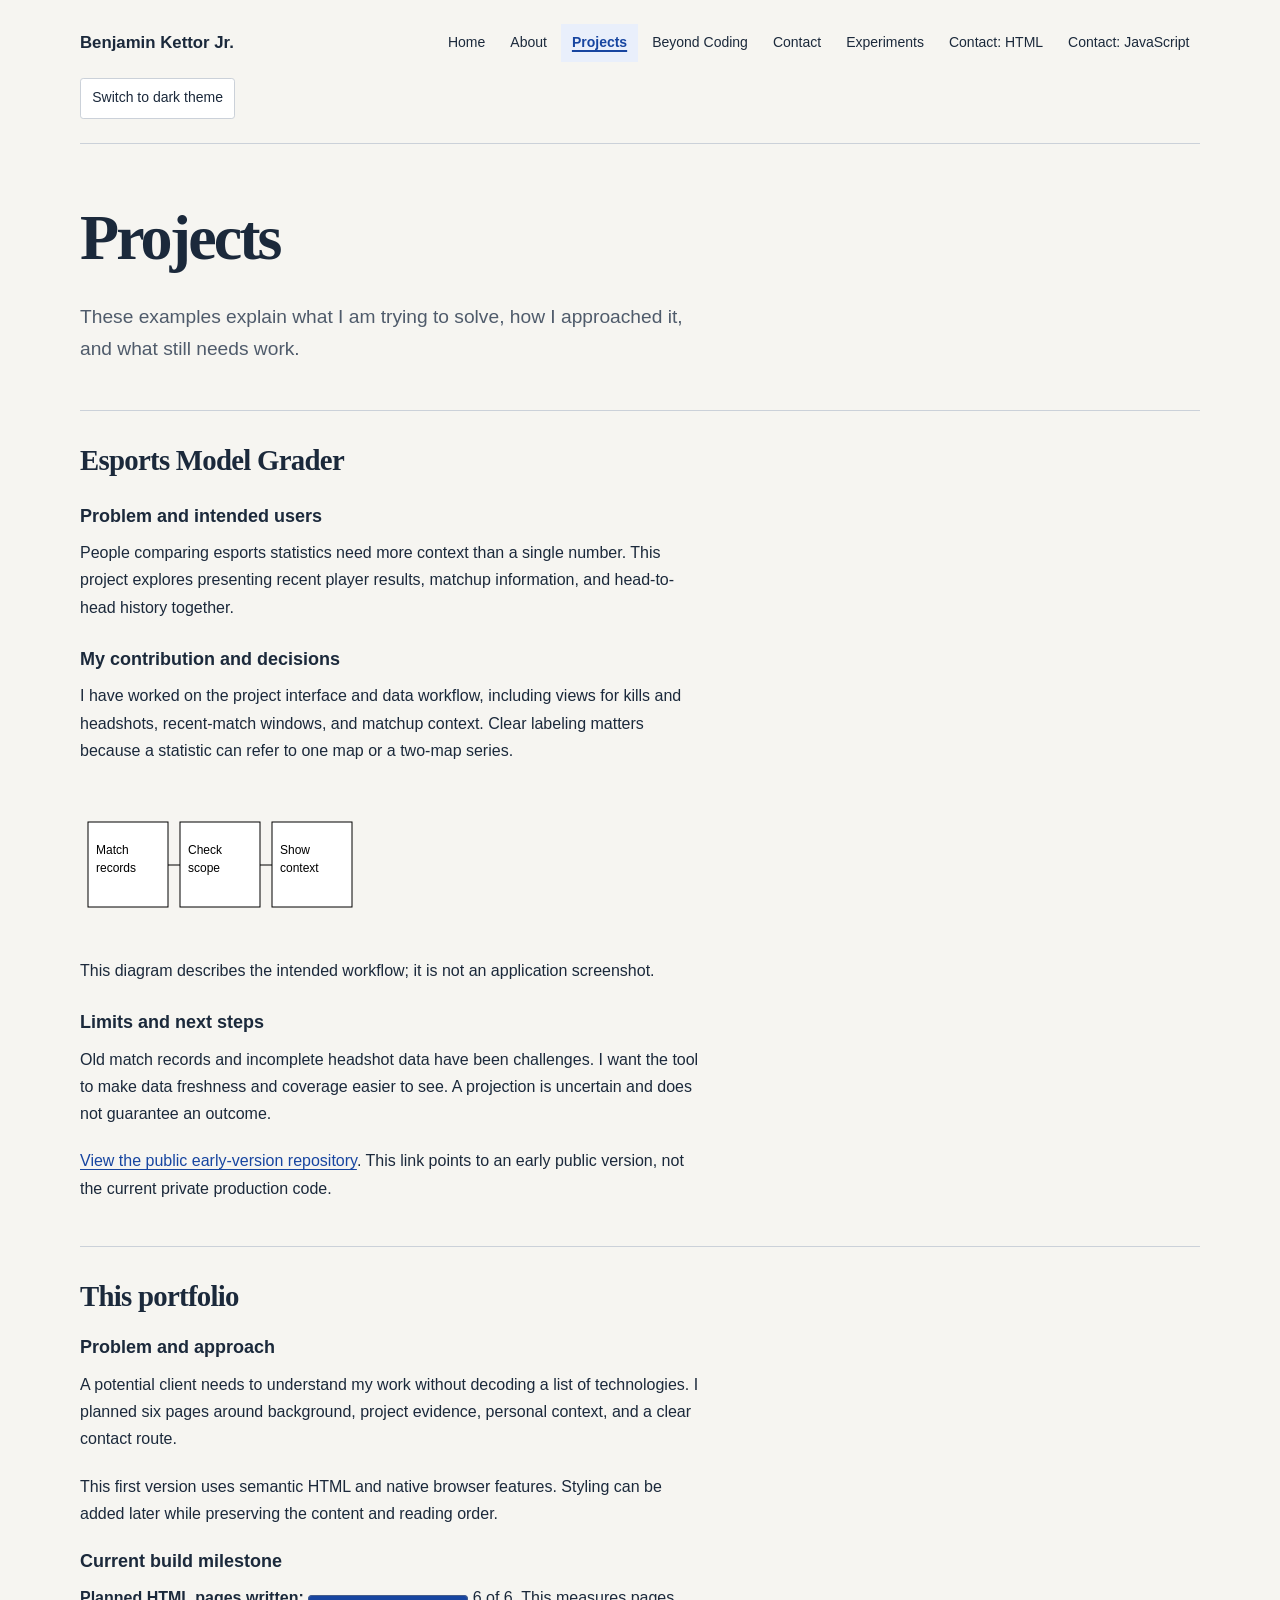
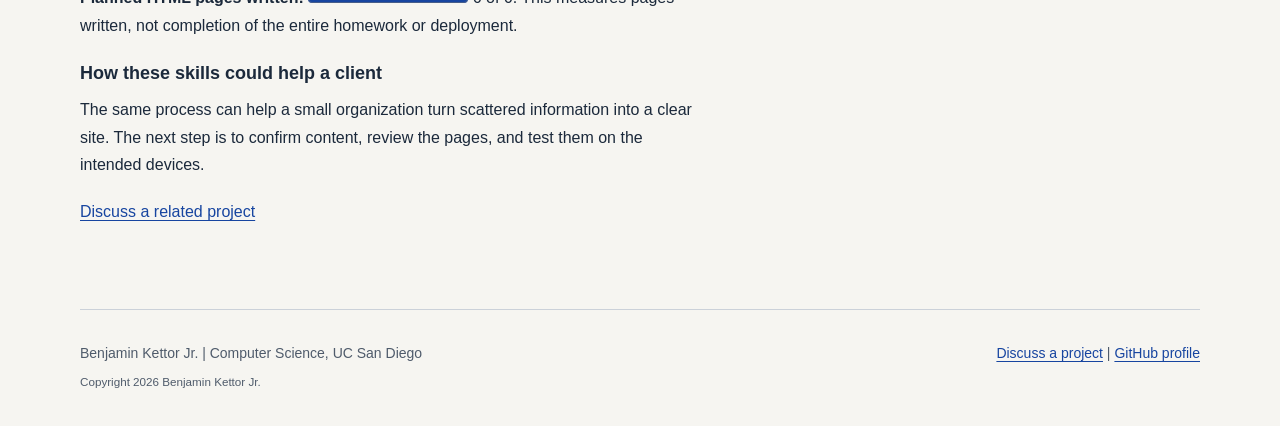
<file: projects.html>
<!DOCTYPE html>
<html lang="en">
<head>
  <meta charset="utf-8">
  <meta name="viewport" content="width=device-width, initial-scale=1">
  <meta name="description" content="Projects - Benjamin Kettor Jr., UC San Diego computer science student building websites and data tools.">
  <title>Projects | Benjamin Kettor Jr.</title>
  <link rel="icon" href="assets/favicon.svg" type="image/svg+xml">
  <link rel="stylesheet" href="assets/styles.css">

  <script src="assets/theme.js" defer></script>
</head>
<body class="projects-page">
  <a class="skip-link" href="#main">Skip to main content</a>
  <header>
    <p><a href="index.html">Benjamin Kettor Jr.</a></p>
    <nav aria-label="Main navigation">
      <ul>
        <li><a href="index.html">Home</a></li>
        <li><a href="about.html">About</a></li>
        <li><a href="projects.html" aria-current="page">Projects</a></li>
        <li><a href="beyond-coding.html">Beyond Coding</a></li>
        <li><a href="contact.html">Contact</a></li>
        <li><a href="experiments.html">Experiments</a></li>
        <li><a href="form-no-js.html">Contact: HTML</a></li>
        <li><a href="form-with-js.html">Contact: JavaScript</a></li>
      </ul>
    </nav>
    <button class="theme-toggle" type="button" hidden>Switch to dark theme</button>
  </header>
  <main id="main">
    <h1>Projects</h1>
    <p>These examples explain what I am trying to solve, how I approached it, and what still needs work.</p>
    <article id="esports" aria-labelledby="esports-heading">
      <h2 id="esports-heading">Esports Model Grader</h2>
      <section aria-labelledby="esports-problem">
        <h3 id="esports-problem">Problem and intended users</h3>
        <p>People comparing esports statistics need more context than a single number. This project explores presenting recent player results, matchup information, and head-to-head history together.</p>
      </section>
      <section aria-labelledby="esports-contribution">
        <h3 id="esports-contribution">My contribution and decisions</h3>
        <p>I have worked on the project interface and data workflow, including views for kills and headshots, recent-match windows, and matchup context. Clear labeling matters because a statistic can refer to one map or a two-map series.</p>
        <svg width="280" height="125" viewBox="0 0 280 125" role="img" aria-labelledby="pipeline-title pipeline-desc">
          <title id="pipeline-title">Conceptual statistics workflow</title>
          <desc id="pipeline-desc">Match records are checked, then shown with context and limitations.</desc>
          <rect x="8" y="18" width="80" height="85" fill="white" stroke="black"></rect>
          <rect x="100" y="18" width="80" height="85" fill="white" stroke="black"></rect>
          <rect x="192" y="18" width="80" height="85" fill="white" stroke="black"></rect>
          <path d="M88 61h12m80 0h12" fill="none" stroke="black"></path>
          <text x="16" y="50" font-size="12">Match</text><text x="16" y="68" font-size="12">records</text>
          <text x="108" y="50" font-size="12">Check</text><text x="108" y="68" font-size="12">scope</text>
          <text x="200" y="50" font-size="12">Show</text><text x="200" y="68" font-size="12">context</text>
        </svg>
        <p>This diagram describes the intended workflow; it is not an application screenshot.</p>
      </section>
      <section aria-labelledby="esports-limits">
        <h3 id="esports-limits">Limits and next steps</h3>
        <p>Old match records and incomplete headshot data have been challenges. I want the tool to make data freshness and coverage easier to see. A projection is uncertain and does not guarantee an outcome.</p>
        <p><a href="https://github.com/bkj05/esports-model-grader-v1">View the public early-version repository</a>. This link points to an early public version, not the current private production code.</p>
      </section>
    </article>
    <article aria-labelledby="portfolio-heading">
      <h2 id="portfolio-heading">This portfolio</h2>
      <h3>Problem and approach</h3>
      <p>A potential client needs to understand my work without decoding a list of technologies. I planned six pages around background, project evidence, personal context, and a clear contact route.</p>
      <p>This first version uses semantic HTML and native browser features. Styling can be added later while preserving the content and reading order.</p>
      <h3>Current build milestone</h3>
      <p><label for="page-progress">Planned HTML pages written:</label> <progress id="page-progress" value="6" max="6">6 of 6</progress> 6 of 6. This measures pages written, not completion of the entire homework or deployment.</p>
      <h3>How these skills could help a client</h3>
      <p>The same process can help a small organization turn scattered information into a clear site. The next step is to confirm content, review the pages, and test them on the intended devices.</p>
      <p><a href="contact.html">Discuss a related project</a></p>
    </article>
  </main>
  <footer>
    <p>Benjamin Kettor Jr. | Computer Science, UC San Diego</p>
    <p><a href="contact.html">Discuss a project</a> | <a href="https://github.com/bkj05">GitHub profile</a></p>
    <p><small>Copyright 2026 Benjamin Kettor Jr.</small></p>
  </footer>
</body>
</html>
</file>
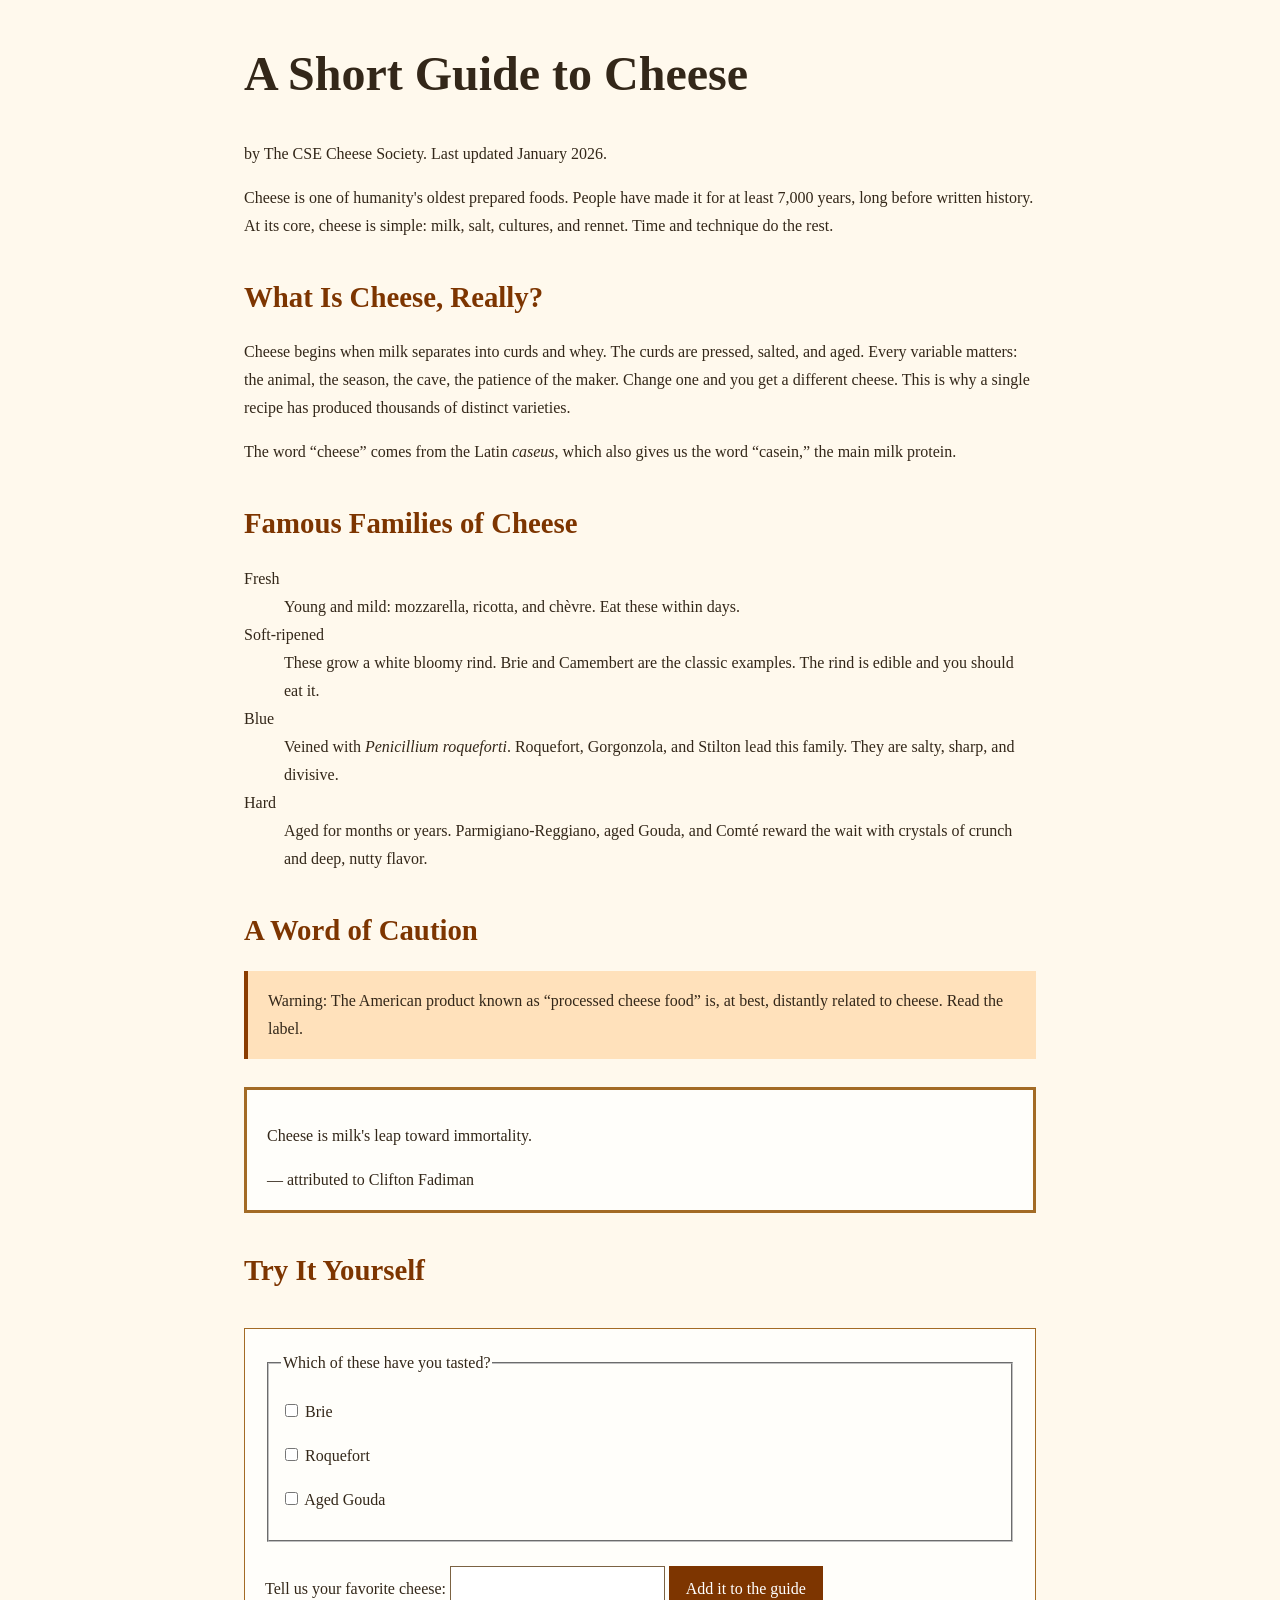
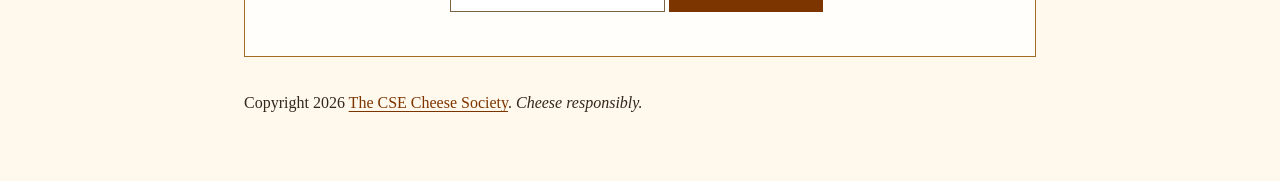
<file: part1/cheese.html>
<!DOCTYPE html>
<html lang="en">
<head>
  <meta charset="UTF-8">
  <meta name="viewport" content="width=device-width, initial-scale=1">
  <title>A Short Guide to Cheese</title>
  <link rel="stylesheet" href="cheese.css">
</head>
<body>
  <header>
    <h1>A Short Guide to Cheese</h1>
    <p>by The CSE Cheese Society. Last updated <time datetime="2026-01">January 2026</time>.</p>
  </header>

  <main>
    <article>
      <p>Cheese is one of humanity's oldest prepared foods. People have made
      it for at least 7,000 years, long before written history. At its core,
      cheese is simple: milk, salt, cultures, and rennet. Time and technique
      do the rest.</p>

      <section>
        <h2>What Is Cheese, Really?</h2>
        <p>Cheese begins when milk separates into curds and whey. The curds
        are pressed, salted, and aged. Every variable matters: the animal,
        the season, the cave, the patience of the maker. Change one and you
        get a different cheese. This is why a single recipe has produced
        thousands of distinct varieties.</p>
        <p>The word <q>cheese</q> comes from the Latin
        <span class="latin" lang="la">caseus</span>, which also gives us the word
        <q>casein,</q> the main milk protein.</p>
      </section>

      <section>
        <h2>Famous Families of Cheese</h2>

        <dl>
          <dt>Fresh</dt>
          <dd>Young and mild: mozzarella, ricotta, and
          <span lang="fr">chèvre</span>. Eat these within days.</dd>

          <dt>Soft-ripened</dt>
          <dd>These grow a white bloomy rind. Brie and Camembert are the
          classic examples. The rind is edible and you should eat it.</dd>

          <dt>Blue</dt>
          <dd>Veined with <span class="latin" lang="la">Penicillium
          roqueforti</span>. Roquefort, Gorgonzola, and Stilton lead this
          family. They are salty, sharp, and divisive.</dd>

          <dt>Hard</dt>
          <dd>Aged for months or years. Parmigiano-Reggiano, aged Gouda,
          and <span lang="fr">Comté</span> reward the wait with crystals
          of crunch and deep, nutty flavor.</dd>
        </dl>
      </section>

      <section>
        <h2>A Word of Caution</h2>
        <p id="warning">Warning: The American product known as
        <q>processed cheese food</q> is, at best, distantly related to
        cheese. Read the label.</p>

        <blockquote>
          <p>Cheese is milk's leap toward immortality.</p>
          <footer>— attributed to Clifton Fadiman</footer>
        </blockquote>
      </section>

      <section>
        <h2>Try It Yourself</h2>
        <form>
          <fieldset>
            <legend>Which of these have you tasted?</legend>
            <p><input type="checkbox" id="c-brie" name="tasted" value="brie">
               <label for="c-brie">Brie</label></p>
            <p><input type="checkbox" id="c-roquefort" name="tasted" value="roquefort">
               <label for="c-roquefort">Roquefort</label></p>
            <p><input type="checkbox" id="c-gouda" name="tasted" value="gouda">
               <label for="c-gouda">Aged Gouda</label></p>
          </fieldset>
          <p>
            <label for="fav">Tell us your favorite cheese:</label>
            <input type="text" id="fav" name="favorite">
            <button type="submit">Add it to the guide</button>
          </p>
        </form>
      </section>
    </article>
  </main>
  <footer>
    <p>Copyright 2026 <a href="https://example.com/cheese-society">The CSE
    Cheese Society</a>. <em>Cheese responsibly.</em></p>
  </footer>
</body>
</html>
</file>
<file: assets/styles.css>
/* Benjamin Kettor Jr. | https://github.com/bkj05/cse134b-hw4
   Shared presentation layer for the existing six-page HW2 portfolio. */

:root {
  --ink: #1b293b;
  --muted: #4f5b6b;
  --paper: #f6f5f1;
  --surface: #ffffff;
  --accent: #1745a0;
  --accent-light: #e9effb;
  --rule: #cbd1d9;
  --focus: #974000;
  --font-body: -apple-system, BlinkMacSystemFont, "Segoe UI", sans-serif;
  --font-heading: Georgia, "Times New Roman", serif;
  --content-width: 70rem;
  --space: 1.5rem;
}

* {
  box-sizing: border-box;
}

html {
  scroll-padding-top: 1.5rem;
}

body {
  margin: 0;
  background: var(--paper);
  color: var(--ink);
  font-family: var(--font-body);
  font-size: 1rem;
  line-height: 1.7;
  overflow-wrap: break-word;
}

a {
  color: var(--accent);
  text-decoration-thickness: 0.08em;
  text-underline-offset: 0.2em;
}

a:hover {
  color: var(--ink);
  text-decoration-thickness: 0.15em;
}

:is(a, button, input, textarea, select, summary, audio, video):focus {
  outline: 3px solid var(--focus);
  outline-offset: 4px;
}

.skip-link {
  position: absolute;
  z-index: 10;
  top: 0.5rem;
  left: 1rem;
  padding: 0.5em 1em;
  transform: translateY(-200%);
  background: var(--surface);
  border: 1px solid var(--ink);
}

.skip-link:focus {
  transform: translateY(0);
}

/* Child combinator: style the shared page header, not nested article headers. */
body > header {
  display: flex;
  align-items: center;
  justify-content: space-between;
  flex-wrap: wrap;
  gap: 1rem 2rem;
  max-width: var(--content-width);
  margin-inline: auto;
  padding: var(--space) 0;
  border-bottom: 1px solid var(--rule);
}

body > header > p {
  margin: 0;
  font-size: 1.05rem;
  font-weight: 750;
}

body > header > p > a {
  color: var(--ink);
  text-decoration: none;
}

nav ul {
  display: flex;
  flex-wrap: wrap;
  gap: 0.25rem;
  margin: 0;
  padding: 0;
  list-style: none;
}

/* Descendant combinator: give every existing navigation link a usable target. */
nav a {
  display: block;
  padding: 0.6em 0.75em;
  font-size: 0.875rem;
  line-height: 1.5;
  color: var(--ink);
  text-decoration: none;
}

nav a:hover {
  background: var(--accent-light);
  text-decoration: underline;
}

/* Attribute selector: identify the current page without relying on color alone. */
nav a[aria-current="page"] {
  background: var(--accent-light);
  color: var(--accent);
  font-weight: 700;
  text-decoration: underline;
  text-decoration-thickness: 0.15em;
}

main {
  max-width: var(--content-width);
  margin: 0 auto;
  padding-block: 3.5rem 4rem;
}

h1, h2, h3 {
  line-height: 1.2;
  text-wrap: balance;
}

h1, h2 {
  font-family: var(--font-heading);
}

h1 {
  max-width: 20ch;
  margin: 0 0 1.5rem;
  font-size: clamp(2.5rem, 5vw, 4.5rem);
  letter-spacing: -0.045em;
}

h2 {
  margin: 0 0 1rem;
  font-size: 1.8rem;
  letter-spacing: -0.025em;
}

h3 {
  margin: 1.5rem 0 0.75rem;
  font-size: 1.125rem;
}

p {
  max-width: 70ch;
  margin: 0 0 1.25rem;
}

/* Adjacent sibling combinator: make the existing page introduction distinct. */
h1 + p {
  max-width: 58ch;
  font-size: 1.2rem;
  color: var(--muted);
}

main > section,
main > article {
  margin-top: 2.75rem;
  padding-top: 2rem;
  border-top: 1px solid var(--rule);
}

main > article > section {
  margin-block: 1.75rem;
}

li + li {
  margin-top: 0.5rem;
}

nav li + li {
  margin-top: 0;
}

ul, ol {
  padding-left: 1.5rem;
}

img, svg, video, canvas, iframe {
  max-width: 100%;
}

img, video, canvas {
  height: auto;
}

picture, img, video, canvas {
  display: block;
}

picture, main img, main svg, video, canvas, iframe {
  margin-block: 1.25rem;
}

audio {
  display: block;
  width: 100%;
  max-width: 28rem;
  margin-block: 1rem;
}

iframe {
  width: 100%;
  height: 20rem;
  border: 1px solid var(--rule);
  background: var(--surface);
}

ben-note {
  display: block;
  margin-block: 1.5rem;
  padding: 1rem 1.25rem;
  border-left: 0.25rem solid var(--accent);
  background: var(--accent-light);
}

ben-note p:last-child {
  margin-bottom: 0;
}

fieldset {
  min-width: 0;
  margin: 1.5rem 0;
  padding: var(--space);
  border: 1px solid var(--rule);
  background: var(--surface);
}

legend, label {
  font-weight: 650;
}

input, textarea, button, select {
  font: inherit;
  color: inherit;
}

input, textarea, select {
  width: 100%;
  max-width: 32rem;
  padding: 0.65em 0.75em;
  border: 1px solid var(--muted);
  border-radius: 0.2rem;
  background: var(--surface);
}

textarea {
  display: block;
  resize: vertical;
}

input::placeholder, textarea::placeholder {
  color: var(--muted);
  opacity: 1;
}

button {
  max-width: 100%;
  padding: 0.65em 1.1em;
  border: 1px solid var(--accent);
  border-radius: 0.2rem;
  background: var(--accent);
  color: var(--surface);
}

/* Attribute selector: the original disconnected form stays clearly disabled. */
button[disabled] {
  border-color: var(--rule);
  background: var(--accent-light);
  color: var(--muted);
  cursor: not-allowed;
}

progress {
  max-width: 100%;
  accent-color: var(--accent);
  vertical-align: middle;
}

math {
  margin-block: 1.5rem;
  font-size: 1.6rem;
}

body > footer {
  display: grid;
  grid-template-columns: 1fr auto;
  gap: 0.25rem 2rem;
  max-width: var(--content-width);
  margin-inline: auto;
  padding-block: 2rem;
  border-top: 1px solid var(--rule);
  color: var(--muted);
  font-size: 0.875rem;
}

body > footer p {
  margin: 0;
}

body > footer p:last-child {
  grid-column: 1 / -1;
}

.home-page main,
.contact-page main {
  display: grid;
  grid-template-columns: 1fr 1fr;
  column-gap: 3rem;
}

.home-page main > h1,
.home-page main > p,
.home-page main > section:last-child,
.contact-page main > h1,
.contact-page main > p {
  grid-column: 1 / -1;
}

.home-page main > section > article {
  padding: var(--space);
  border: 1px solid var(--rule);
  background: var(--surface);
}

.home-page main > section > article h3 {
  margin-top: 0;
}

.about-page main,
.beyond-page main,
.experiments-page main {
  max-width: 53rem;
}

body > header,
body > main,
body > footer {
  width: calc(100% - 3rem);
}

@media (max-width: 46rem) {
  body > header {
    flex-direction: column;
    align-items: flex-start;
  }

  nav {
    width: 100%;
  }

  nav ul {
    display: grid;
    grid-template-columns: repeat(2, minmax(0, 1fr));
    gap: 0.25rem 0.5rem;
  }

  nav a {
    min-height: 2.75rem;
    padding-block: 0.75em;
  }

  .home-page main,
  .contact-page main,
  body > footer {
    grid-template-columns: minmax(0, 1fr);
  }

  .home-page main,
  .contact-page main {
    column-gap: 0;
  }

  main {
    padding-block: 2.5rem 3rem;
  }

  h2 {
    font-size: 1.6rem;
  }

  fieldset {
    padding: 1rem;
  }

  body > header,
  body > main,
  body > footer {
    width: calc(100% - 2rem);
  }
}

@media print {
  body {
    background: white;
    color: black;
  }

  body > header,
  body > main,
  body > footer {
    width: 100%;
  }

  .home-page main,
  .contact-page main {
    display: block;
  }
}

/* HW4: an explicit site preference; no automatic system-theme override. */
:root {
  color-scheme: light;
  --error: #9e202d;
  --success: #24623d;
  --warning: #6d4500;
  --warning-bg: #fff0c7;
}

:root[data-theme="dark"] {
  color-scheme: dark;
  --ink: #e7edf5;
  --muted: #b9c5d5;
  --paper: #111924;
  --surface: #1b2736;
  --accent: #a7c8ff;
  --accent-light: #253a55;
  --rule: #586779;
  --focus: #ffc66b;
  --error: #ffb6bf;
  --success: #9ce1b4;
  --warning: #ffdf9a;
  --warning-bg: #493610;
}

/* Keep native hidden behavior even when a component has a display rule. */
[hidden] {
  display: none;
}

.theme-toggle {
  padding: 0.55em 0.8em;
  background: var(--surface);
  color: var(--ink);
  border-color: var(--rule);
  font-size: 0.875rem;
}

button:not([disabled]):hover {
  background: var(--ink);
  color: var(--paper);
}

.form-page main {
  max-width: 48rem;
}

.inquiry-form {
  max-width: 42rem;
}

.form-field {
  display: grid;
  grid-template-columns: minmax(0, 1fr);
  gap: 0.45rem;
  margin-block: 0 1.75rem;
}

.form-field:last-child {
  margin-bottom: 0;
}

.form-field input,
.form-field textarea {
  max-width: none;
  min-width: 0;
  border-width: 2px;
}

.field-help {
  margin: 0;
  font-size: 0.9rem;
  color: var(--muted);
}

.inquiry-form :required {
  border-inline-start-width: 4px;
}

/* Only edited/submitted controls get native validation-state decoration. */
.inquiry-form :is(input, textarea):user-invalid,
.inquiry-form [aria-invalid="true"] {
  border-color: var(--error);
  border-style: dashed;
}

.inquiry-form :is(input, textarea):user-valid:not([aria-invalid="true"]) {
  border-color: var(--success);
}

.feedback-area {
  margin-block: 1.5rem;
  padding: 1rem;
  border: 2px solid var(--rule);
  background: var(--surface);
}

.feedback-area h2 {
  margin-bottom: 0.75rem;
  font-family: var(--font-body);
  font-size: 1.125rem;
  letter-spacing: normal;
}

.feedback-area p:last-child,
.feedback-area ul {
  margin-bottom: 0;
}

#form-error-area li {
  color: var(--error);
}

.length-warning {
  color: var(--warning);
  background: var(--warning-bg);
  border-color: var(--warning);
}

/* The actual View Transition API animates the theme change, not a CSS-only effect. */
::view-transition-old(root),
::view-transition-new(root) {
  animation-duration: 0.3s;
}

@media (prefers-reduced-motion: reduce) {
  ::view-transition-old(root),
  ::view-transition-new(root) {
    animation: none;
  }
}

/* About-page portrait stays beside the introduction, then stacks on narrow screens. */
.about-intro {
  display: grid;
  grid-template-columns: 15rem minmax(0, 1fr);
  align-items: start;
  gap: 2rem;
}

.profile-photo {
  width: 15rem;
  height: auto;
  margin: 0;
  border: 1px solid var(--rule);
  border-radius: 0.5rem;
}

@media (max-width: 46rem) {
  .about-intro {
    grid-template-columns: minmax(0, 1fr);
  }
}
</file>
<file: part1/cheese.css>
/* Benjamin Kettor Jr.
   Repository: https://github.com/bkj05/cse134b-hw3 */

* {
  box-sizing: border-box;
}

body {
  max-width: 52rem;
  margin: 0 auto;
  padding: 2rem 1.25rem 3rem;
  background: #fff9ed;
  font-family: Georgia, "Times New Roman", serif;
  color: #332719;
  line-height: 1.75;
}

h1 {
  margin-block: 0 1.5rem;
  font-size: 3rem;
}

h2 {
  margin-block: 2rem 1rem;
  font-size: 1.8rem;
  color: #332719;
}

.latin {
  font-style: italic;
}

#warning {
  padding: 1rem 1.25rem;
  border-left: 0.25rem solid #8a3c00;
  background: #ffe1bb;
}

blockquote {
  margin: 1.75rem 0;
  padding: 1rem 1.25rem;
  border: 0.2rem solid #a36b25;
  background: #fffefa;
}

a {
  color: #7d3500;
  text-underline-offset: 0.2em;
}

a:hover {
  background: #ffe1bb;
  text-decoration-thickness: 0.15em;
}

a:focus,
input:focus,
button:focus,
select:focus,
textarea:focus {
  outline: 3px solid #1745a0;
  outline-offset: 4px;
}

form {
  margin-block: 2rem;
  padding: 1.25rem;
  border: 1px solid #a36b25;
  background: #fffefa;
}

input, button, textarea, select {
  max-width: 100%;
  font: inherit;
  color: inherit;
}

input, textarea, select {
  padding: 0.5em 0.65em;
  border: 1px solid #7b6242;
  background: white;
}

button {
  margin-block: 0.5rem;
  padding: 0.5em 1em;
  border: 1px solid #7d3500;
  background: #7d3500;
  color: white;
}

button:hover {
  background: #512300;
}

/* This rule and the earlier h2 rule have the same specificity and origin.
   Both set color. Because this rule comes later, its color wins in the cascade. */
h2 {
  color: #7d3500;
}

@media (max-width: 35rem) {
  body {
    padding-inline: 1rem;
  }

  h1 {
    font-size: 2.25rem;
  }

  input:not([type="checkbox"]):not([type="radio"]) {
    width: 100%;
  }
}
</file>
